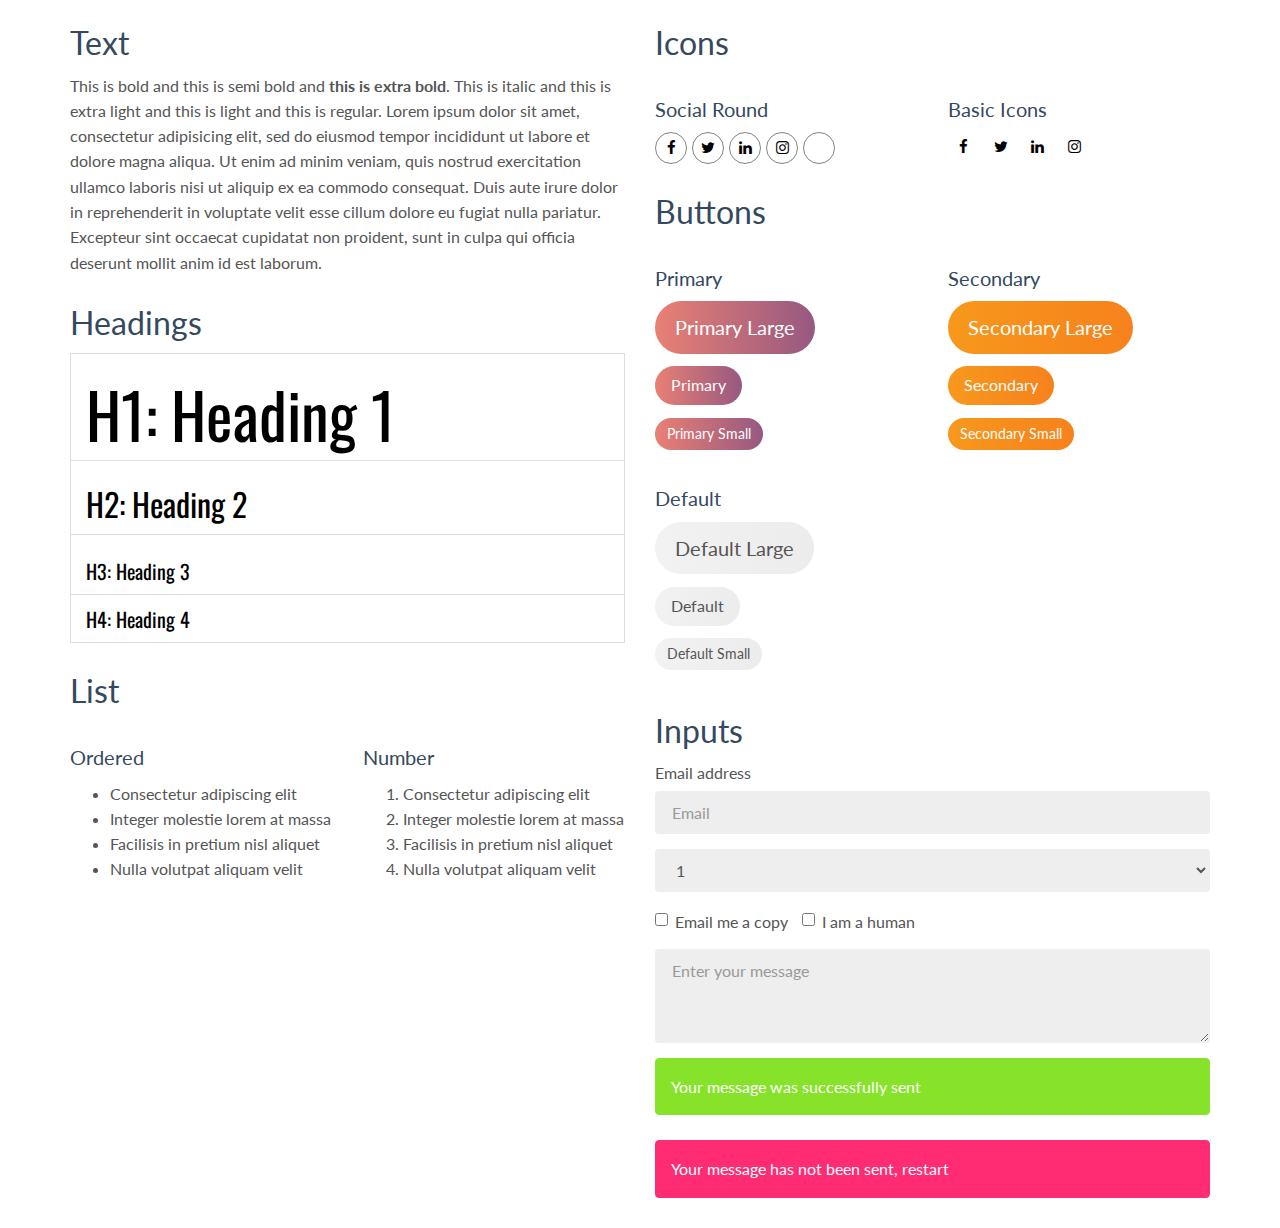
<file: components.html>
<!DOCTYPE html>
<html lang="en">

<head>
  <meta charset="UTF-8">
  <meta content="IE=edge" http-equiv="X-UA-Compatible">
  <meta content="width=device-width,initial-scale=1" name="viewport">
  <meta content="description" name="description">
  <meta name="google" content="notranslate" />
  <meta content="Mashup templates have been developped by Orson.io team" name="author">

  <!-- Disable tap highlight on IE -->
  <meta name="msapplication-tap-highlight" content="no">
  
  <link rel="apple-touch-icon" sizes="180x180" href="./assets/apple-icon-180x180.png">
  <link href="./assets/favicon.ico" rel="icon">

  <title>Title page</title>  

<link href="./main.d8e0d294.css" rel="stylesheet"></head>

<body class="white">


<!-- Add your site or app content here -->
  <div class="container">
    <div class="row">
      <div class="col-xs-12 col-md-6">

        <div class="template-example">
          <h2 class="template-title-example">Text</h2>
          <p>This is bold and this is semi bold and <b>this is extra bold</b>. This is italic and this is extra light and this is light
          and this is regular. Lorem ipsum dolor sit amet, consectetur adipisicing elit, sed do eiusmod
          tempor incididunt ut labore et dolore magna aliqua. Ut enim ad minim veniam,
          quis nostrud exercitation ullamco laboris nisi ut aliquip ex ea commodo
          consequat. Duis aute irure dolor in reprehenderit in voluptate velit esse
          cillum dolore eu fugiat nulla pariatur. Excepteur sint occaecat cupidatat non
          proident, sunt in culpa qui officia deserunt mollit anim id est laborum.
          </p>
        </div>

        <div class="template-example">
          <h2 class="template-title-example">Headings</h2>
          
          <table class="table table-bordered">
            <tr><td><h1>H1: Heading 1</h1></td></tr>
            <tr><td><h2>H2: Heading 2</h2></td></tr>
            <tr><td><h3>H3: Heading 3</h3></td></tr>
            <tr><td><h4>H4: Heading 4</h4></td></tr>
          </table>
          
        </div>

        
        <div class="template-example">
          <h2 class="template-title-example">List</h2>
          <div class="row">
            <div class="col-md-6">
              <h3 class="template-title-example">Ordered</h3>
              <ul>
                <li>Consectetur adipiscing elit</li>
                <li>Integer molestie lorem at massa</li>
                <li>Facilisis in pretium nisl aliquet</li>
                <li>Nulla volutpat aliquam velit</li>
              </ul>
            </div>
            <div class="col-md-6">
              <h3 class="template-title-example">Number</h3>
              <ol>
                <li>Consectetur adipiscing elit</li>
                <li>Integer molestie lorem at massa</li>
                <li>Facilisis in pretium nisl aliquet</li>
                <li>Nulla volutpat aliquam velit</li>
              </ol>
            </div>
          </div>
        </div>
        
      </div>

      <div class="col-xs-12 col-md-6">
        <div class="template-example">
          <h2 class="template-title-example">Icons</h2>
          
          <div class="row">
            <div class="col-md-6">
              <h3 class="template-title-example">Social Round</h2>
              <ul class="list-icons">
                <li>
                  <a href="" class="social-round-icon fa-icon">
                    <i class="fa fa-facebook"></i>
                  </a>
                </li>
                <li>
                  <a href="" class="social-round-icon fa-icon">
                    <i class="fa fa-twitter"></i>
                  </a>
                </li>
                <li>
                  <a href="" class="social-round-icon fa-icon">
                    <i class="fa fa-linkedin"></i>
                  </a>
                </li>
                <li>
                  <a href="" class="social-round-icon fa-icon">
                    <i class="fa fa-instagram"></i>
                  </a>
                </li>
                <li>
                  <a href="" class="social-round-icon fa-icon">
                    <i class="fa fa-gmail"></i>
                  </a>
                </li>
              </ul>
            </div>
            <div class="col-md-6">
               <h3 class="template-title-example">Basic Icons</h2>
                <ul class="list-icons">
                  <li>
                    <span class="fa-icon">
                      <i class="fa fa-facebook"></i>
                    </span>
                  </li>
                  <li>
                    <span class="fa-icon">
                      <i class="fa fa-twitter"></i>
                    </span>
                  </li>
                  <li>
                    <span class="fa-icon">
                      <i class="fa fa-linkedin"></i>
                    </span>
                  </li>
                  <li>
                    <span class="fa-icon">
                      <i class="fa fa-instagram"></i>
                    </span>
                  </li>
                  <li>
                    <span class="fa-icon">
                      <i class="fa fa-gmail"></i>
                    </span>
                  </li>
                </ul>
            </div>

          </div>


          


        </div>

        <div class="template-example">
          <h2 class="template-title-example">Buttons</h2>
          <div class="row">
            <div class="col-md-6">
              <h3 class="template-title-example">Primary</h2>
              <div class="row">
                  <div class="col-md-6">
                  <p><a href="" class="btn btn-primary btn-lg">Primary Large</a></p>
                  <p><a href="" class="btn btn-primary">Primary </a></p>
                  <p><a href="" class="btn btn-primary btn-sm">Primary Small</a></p>
                </div>
              </div>

              <h3 class="template-title-example">Default</h2>
              <div class="row">
                  <div class="col-md-6">
                  <p><a href="" class="btn btn-default btn-lg">Default Large</a></p>
                  <p><a href="" class="btn btn-default">Default </a></p>
                  <p><a href="" class="btn btn-default btn-sm">Default Small</a></p>
                </div>
              </div>

            </div>

            <div class="col-md-6">
              <h3 class="template-title-example">Secondary</h2>
              <div class="row">
                  <div class="col-md-6">
                  <p><a href="" class="btn btn-info btn-lg">Secondary Large</a></p>
                  <p><a href="" class="btn btn-info">Secondary </a></p>
                  <p><a href="" class="btn btn-info btn-sm">Secondary Small</a></p>
                </div>
              </div>
            </div>
          </div>
        </div>
        
        <div class="template-example">
          <h2 class="template-title-example">Inputs</h2>

            <div class="form-group">
              <label for="exampleInputEmail1">Email address</label>
              <input type="email" class="form-control" id="exampleInputEmail1" placeholder="Email">
            </div>

            <div class="form-group">
              <select class="form-control">
                <option>1</option>
                <option>2</option>
                <option>3</option>
                <option>4</option>
                <option>5</option>
              </select>
            </div>

            <div class="form-group">
              <label class="checkbox-inline">
                <input 
                type="checkbox" id="inlineCheckbox1" value="option1"> Email me a copy
              </label>
              <label class="checkbox-inline">
                <input type="checkbox" id="inlineCheckbox2" value="option2"> I am a human
              </label>
            </div>

            <div class="form-group">
              <textarea class="form-control" rows="3" placeholder="Enter your message"></textarea>
            </div>
            
            <div class="alert alert-success" role="alert">Your message was successfully sent</div>
            <div class="alert alert-danger" role="alert">Your message has not been sent, restart</div>
        </div>




      </div>
    </div>
  </div>

<script type="text/javascript" src="./main.bc58148c.js"></script>
</file>
<file: main.d8e0d294.css>
@import url(https://fonts.googleapis.com/css?family=Lato:400,700|Oswald);@import url(https://maxcdn.bootstrapcdn.com/font-awesome/4.7.0/css/font-awesome.min.css);/*!
 * Bootstrap v3.3.7 (http://getbootstrap.com)
 * Copyright 2011-2016 Twitter, Inc.
 * Licensed under MIT (https://github.com/twbs/bootstrap/blob/master/LICENSE)
 */
/*! normalize.css v3.0.3 | MIT License | github.com/necolas/normalize.css */html{font-family:sans-serif;-ms-text-size-adjust:100%;-webkit-text-size-adjust:100%}body{margin:0}article,aside,details,figcaption,figure,footer,header,hgroup,main,menu,nav,section,summary{display:block}audio,canvas,progress,video{display:inline-block;vertical-align:baseline}audio:not([controls]){display:none;height:0}[hidden],template{display:none}a{background-color:transparent}a:active,a:hover{outline:0}abbr[title]{border-bottom:1px dotted}b,strong{font-weight:700}dfn{font-style:italic}h1{font-size:2em;margin:.67em 0}mark{background:#ff0;color:#000}small{font-size:80%}sub,sup{font-size:75%;line-height:0;position:relative;vertical-align:baseline}sup{top:-.5em}sub{bottom:-.25em}img{border:0}svg:not(:root){overflow:hidden}figure{margin:1em 40px}hr{box-sizing:content-box;height:0}pre{overflow:auto}code,kbd,pre,samp{font-family:monospace,monospace;font-size:1em}button,input,optgroup,select,textarea{color:inherit;font:inherit;margin:0}button{overflow:visible}button,select{text-transform:none}button,html input[type=button],input[type=reset],input[type=submit]{-webkit-appearance:button;cursor:pointer}button[disabled],html input[disabled]{cursor:default}button::-moz-focus-inner,input::-moz-focus-inner{border:0;padding:0}input{line-height:normal}input[type=checkbox],input[type=radio]{box-sizing:border-box;padding:0}input[type=number]::-webkit-inner-spin-button,input[type=number]::-webkit-outer-spin-button{height:auto}input[type=search]{-webkit-appearance:textfield;box-sizing:content-box}input[type=search]::-webkit-search-cancel-button,input[type=search]::-webkit-search-decoration{-webkit-appearance:none}fieldset{border:1px solid silver;margin:0 2px;padding:.35em .625em .75em}textarea{overflow:auto}optgroup{font-weight:700}table{border-collapse:collapse;border-spacing:0}td,th{padding:0}

/*! Source: https://github.com/h5bp/html5-boilerplate/blob/master/src/css/main.css */@media print{*,:after,:before{background:transparent!important;color:#000!important;box-shadow:none!important;text-shadow:none!important}a,a:visited{text-decoration:underline}a[href]:after{content:" (" attr(href) ")"}abbr[title]:after{content:" (" attr(title) ")"}a[href^="#"]:after,a[href^="javascript:"]:after{content:""}blockquote,pre{border:1px solid #999;page-break-inside:avoid}thead{display:table-header-group}img,tr{page-break-inside:avoid}img{max-width:100%!important}h2,h3,p{orphans:3;widows:3}h2,h3{page-break-after:avoid}.navbar{display:none}.btn>.caret,.dropup>.btn>.caret{border-top-color:#000!important}.label{border:1px solid #000}.table{border-collapse:collapse!important}.table td,.table th{background-color:rgb(0, 0, 0)!important}.table-bordered td,.table-bordered th{border:1px solid #ddd!important}}*,:after,:before{-webkit-box-sizing:border-box;-moz-box-sizing:border-box;box-sizing:border-box}html{font-size:10px;-webkit-tap-highlight-color:transparent}body{font-family:Lato,Helvetica,Arial,sans-serif;font-size:16px;line-height:1.58;color:#555;background-color:#fff}button,input,select,textarea{font-family:inherit;font-size:inherit;line-height:inherit}a{color:#6200ff;text-decoration:none}a:focus,a:hover{color:#b30043;text-decoration:underline}a:focus{outline:5px auto -webkit-focus-ring-color;outline-offset:-2px}figure{margin:0}img{vertical-align:middle}.img-responsive{display:block;max-width:100%;height:auto}.img-rounded{border-radius:6px}.img-thumbnail{padding:4px;line-height:1.58;background-color:#fff;border:1px solid #ddd;border-radius:4px;-webkit-transition:all .2s ease-in-out;-o-transition:all .2s ease-in-out;transition:all .2s ease-in-out;display:inline-block;max-width:100%;height:auto}.img-circle{border-radius:50%}hr{margin-top:25px;margin-bottom:25px;border:0;border-top:1px solid #eee}.sr-only{position:absolute;width:1px;height:1px;margin:-1px;padding:0;overflow:hidden;clip:rect(0,0,0,0);border:0}.sr-only-focusable:active,.sr-only-focusable:focus{position:static;width:auto;height:auto;margin:0;overflow:visible;clip:auto}[role=button]{cursor:pointer}.h1,.h2,.h3,.h4,.h5,.h6,h1,h2,h3,h4,h5,h6{font-family:Oswald,Helvetica,Arial,sans-serif;font-weight:400;line-height:1.1;color:#000}.h1 .small,.h1 small,.h2 .small,.h2 small,.h3 .small,.h3 small,.h4 .small,.h4 small,.h5 .small,.h5 small,.h6 .small,.h6 small,h1 .small,h1 small,h2 .small,h2 small,h3 .small,h3 small,h4 .small,h4 small,h5 .small,h5 small,h6 .small,h6 small{font-weight:400;line-height:1;color:#777}.h1,.h2,.h3,h1,h2,h3{margin-top:25px;margin-bottom:12.5px}.h1 .small,.h1 small,.h2 .small,.h2 small,.h3 .small,.h3 small,h1 .small,h1 small,h2 .small,h2 small,h3 .small,h3 small{font-size:65%}.h4,.h5,.h6,h4,h5,h6{margin-top:12.5px;margin-bottom:12.5px}.h4 .small,.h4 small,.h5 .small,.h5 small,.h6 .small,.h6 small,h4 .small,h4 small,h5 .small,h5 small,h6 .small,h6 small{font-size:75%}.h1,h1{font-size:63px}.h2,h2{font-size:27px}.h3,.h4,h3,h4{font-size:20px}.h5,h5{font-size:18px}.h6,h6{font-size:14px}p{margin:0 0 12.5px}.lead{margin-bottom:25px;font-size:18px;font-weight:300;line-height:1.4}@media (min-width:768px){.lead{font-size:24px}}.small,small{font-size:87%}.mark,mark{background-color:#fcf8e3;padding:.2em}.text-left{text-align:left}.text-right{text-align:right}.text-center{text-align:center}.text-justify{text-align:justify}.text-nowrap{white-space:nowrap}.text-lowercase{text-transform:lowercase}.initialism,.text-uppercase{text-transform:uppercase}.text-capitalize{text-transform:capitalize}.text-muted{color:#777}.text-primary{color:#44318d}a.text-primary:focus,a.text-primary:hover{color:#6200ff}.text-success{color:#fff}a.text-success:focus,a.text-success:hover{color:#e6e6e6}.text-info{color:#31708f}a.text-info:focus,a.text-info:hover{color:#245269}.text-warning{color:#8a6d3b}a.text-warning:focus,a.text-warning:hover{color:#66512c}.text-danger{color:#fff}a.text-danger:focus,a.text-danger:hover{color:#e6e6e6}.bg-primary{color:#fff;background-color:#44318d}a.bg-primary:focus,a.bg-primary:hover{background-color:#6200ff}.bg-success{background-color:#87e329}a.bg-success:focus,a.bg-success:hover{background-color:#6dc019}.bg-info{background-color:#d9edf7}a.bg-info:focus,a.bg-info:hover{background-color:#afd9ee}.bg-warning{background-color:#fcf8e3}a.bg-warning:focus,a.bg-warning:hover{background-color:#f7ecb5}.bg-danger{background-color:#ff2c74}a.bg-danger:focus,a.bg-danger:hover{background-color:#9d00f8}.page-header{padding-bottom:11.5px;margin:50px 0 25px;border-bottom:1px solid #eee}ol,ul{margin-top:0;margin-bottom:12.5px}ol ol,ol ul,ul ol,ul ul{margin-bottom:0}.list-inline,.list-unstyled{padding-left:0;list-style:none}.list-inline{margin-left:-5px}.list-inline>li{display:inline-block;padding-left:5px;padding-right:5px}dl{margin-top:0;margin-bottom:25px}dd,dt{line-height:1.58}dt{font-weight:700}dd{margin-left:0}.dl-horizontal dd:after,.dl-horizontal dd:before{content:" ";display:table}.dl-horizontal dd:after{clear:both}@media (min-width:768px){.dl-horizontal dt{float:left;width:160px;clear:left;text-align:right;overflow:hidden;text-overflow:ellipsis;white-space:nowrap}.dl-horizontal dd{margin-left:180px}}abbr[data-original-title],abbr[title]{cursor:help;border-bottom:1px dotted #777}.initialism{font-size:90%}blockquote{padding:12.5px 25px;margin:0 0 25px;font-size:20px;border-left:5px solid #eee}blockquote ol:last-child,blockquote p:last-child,blockquote ul:last-child{margin-bottom:0}blockquote .small,blockquote footer,blockquote small{display:block;font-size:80%;line-height:1.58;color:#777}blockquote .small:before,blockquote footer:before,blockquote small:before{content:"\2014   \A0"}.blockquote-reverse,blockquote.pull-right{padding-right:15px;padding-left:0;border-right:5px solid #eee;border-left:0;text-align:right}.blockquote-reverse .small:before,.blockquote-reverse footer:before,.blockquote-reverse small:before,blockquote.pull-right .small:before,blockquote.pull-right footer:before,blockquote.pull-right small:before{content:""}.blockquote-reverse .small:after,.blockquote-reverse footer:after,.blockquote-reverse small:after,blockquote.pull-right .small:after,blockquote.pull-right footer:after,blockquote.pull-right small:after{content:"\A0   \2014"}address{margin-bottom:25px;font-style:normal;line-height:1.58}code,kbd,pre,samp{font-family:Menlo,Monaco,Consolas,Courier New,monospace}code{color:#c7254e;background-color:#f9f2f4;border-radius:4px}code,kbd{padding:2px 4px;font-size:90%}kbd{color:#fff;background-color:#333;border-radius:3px;box-shadow:inset 0 -1px 0 rgba(0,0,0,.25)}kbd kbd{padding:0;font-size:100%;font-weight:700;box-shadow:none}pre{display:block;padding:12px;margin:0 0 12.5px;font-size:15px;line-height:1.58;word-break:break-all;word-wrap:break-word;color:#333;background-color:#f5f5f5;border:1px solid #ccc;border-radius:4px}pre code{padding:0;font-size:inherit;color:inherit;white-space:pre-wrap;background-color:transparent;border-radius:0}.pre-scrollable{max-height:340px;overflow-y:scroll}.container{margin-right:auto;margin-left:auto;padding-left:15px;padding-right:15px}.container:after,.container:before{content:" ";display:table}.container:after{clear:both}@media (min-width:768px){.container{width:750px}}@media (min-width:992px){.container{width:970px}}@media (min-width:1200px){.container{width:1170px}}.container-fluid{margin-right:auto;margin-left:auto;padding-left:15px;padding-right:15px}.container-fluid:after,.container-fluid:before{content:" ";display:table}.container-fluid:after{clear:both}.row{margin-left:-15px;margin-right:-15px}.row:after,.row:before{content:" ";display:table}.row:after{clear:both}.col-lg-1,.col-lg-2,.col-lg-3,.col-lg-4,.col-lg-5,.col-lg-6,.col-lg-7,.col-lg-8,.col-lg-9,.col-lg-10,.col-lg-11,.col-lg-12,.col-md-1,.col-md-2,.col-md-3,.col-md-4,.col-md-5,.col-md-6,.col-md-7,.col-md-8,.col-md-9,.col-md-10,.col-md-11,.col-md-12,.col-sm-1,.col-sm-2,.col-sm-3,.col-sm-4,.col-sm-5,.col-sm-6,.col-sm-7,.col-sm-8,.col-sm-9,.col-sm-10,.col-sm-11,.col-sm-12,.col-xs-1,.col-xs-2,.col-xs-3,.col-xs-4,.col-xs-5,.col-xs-6,.col-xs-7,.col-xs-8,.col-xs-9,.col-xs-10,.col-xs-11,.col-xs-12{position:relative;min-height:1px;padding-left:15px;padding-right:15px}.col-xs-1,.col-xs-2,.col-xs-3,.col-xs-4,.col-xs-5,.col-xs-6,.col-xs-7,.col-xs-8,.col-xs-9,.col-xs-10,.col-xs-11,.col-xs-12{float:left}.col-xs-1{width:8.33333%}.col-xs-2{width:16.66667%}.col-xs-3{width:25%}.col-xs-4{width:33.33333%}.col-xs-5{width:41.66667%}.col-xs-6{width:50%}.col-xs-7{width:58.33333%}.col-xs-8{width:66.66667%}.col-xs-9{width:75%}.col-xs-10{width:83.33333%}.col-xs-11{width:91.66667%}.col-xs-12{width:100%}.col-xs-pull-0{right:auto}.col-xs-pull-1{right:8.33333%}.col-xs-pull-2{right:16.66667%}.col-xs-pull-3{right:25%}.col-xs-pull-4{right:33.33333%}.col-xs-pull-5{right:41.66667%}.col-xs-pull-6{right:50%}.col-xs-pull-7{right:58.33333%}.col-xs-pull-8{right:66.66667%}.col-xs-pull-9{right:75%}.col-xs-pull-10{right:83.33333%}.col-xs-pull-11{right:91.66667%}.col-xs-pull-12{right:100%}.col-xs-push-0{left:auto}.col-xs-push-1{left:8.33333%}.col-xs-push-2{left:16.66667%}.col-xs-push-3{left:25%}.col-xs-push-4{left:33.33333%}.col-xs-push-5{left:41.66667%}.col-xs-push-6{left:50%}.col-xs-push-7{left:58.33333%}.col-xs-push-8{left:66.66667%}.col-xs-push-9{left:75%}.col-xs-push-10{left:83.33333%}.col-xs-push-11{left:91.66667%}.col-xs-push-12{left:100%}.col-xs-offset-0{margin-left:0}.col-xs-offset-1{margin-left:8.33333%}.col-xs-offset-2{margin-left:16.66667%}.col-xs-offset-3{margin-left:25%}.col-xs-offset-4{margin-left:33.33333%}.col-xs-offset-5{margin-left:41.66667%}.col-xs-offset-6{margin-left:50%}.col-xs-offset-7{margin-left:58.33333%}.col-xs-offset-8{margin-left:66.66667%}.col-xs-offset-9{margin-left:75%}.col-xs-offset-10{margin-left:83.33333%}.col-xs-offset-11{margin-left:91.66667%}.col-xs-offset-12{margin-left:100%}@media (min-width:768px){.col-sm-1,.col-sm-2,.col-sm-3,.col-sm-4,.col-sm-5,.col-sm-6,.col-sm-7,.col-sm-8,.col-sm-9,.col-sm-10,.col-sm-11,.col-sm-12{float:left}.col-sm-1{width:8.33333%}.col-sm-2{width:16.66667%}.col-sm-3{width:25%}.col-sm-4{width:33.33333%}.col-sm-5{width:41.66667%}.col-sm-6{width:50%}.col-sm-7{width:58.33333%}.col-sm-8{width:66.66667%}.col-sm-9{width:75%}.col-sm-10{width:83.33333%}.col-sm-11{width:91.66667%}.col-sm-12{width:100%}.col-sm-pull-0{right:auto}.col-sm-pull-1{right:8.33333%}.col-sm-pull-2{right:16.66667%}.col-sm-pull-3{right:25%}.col-sm-pull-4{right:33.33333%}.col-sm-pull-5{right:41.66667%}.col-sm-pull-6{right:50%}.col-sm-pull-7{right:58.33333%}.col-sm-pull-8{right:66.66667%}.col-sm-pull-9{right:75%}.col-sm-pull-10{right:83.33333%}.col-sm-pull-11{right:91.66667%}.col-sm-pull-12{right:100%}.col-sm-push-0{left:auto}.col-sm-push-1{left:8.33333%}.col-sm-push-2{left:16.66667%}.col-sm-push-3{left:25%}.col-sm-push-4{left:33.33333%}.col-sm-push-5{left:41.66667%}.col-sm-push-6{left:50%}.col-sm-push-7{left:58.33333%}.col-sm-push-8{left:66.66667%}.col-sm-push-9{left:75%}.col-sm-push-10{left:83.33333%}.col-sm-push-11{left:91.66667%}.col-sm-push-12{left:100%}.col-sm-offset-0{margin-left:0}.col-sm-offset-1{margin-left:8.33333%}.col-sm-offset-2{margin-left:16.66667%}.col-sm-offset-3{margin-left:25%}.col-sm-offset-4{margin-left:33.33333%}.col-sm-offset-5{margin-left:41.66667%}.col-sm-offset-6{margin-left:50%}.col-sm-offset-7{margin-left:58.33333%}.col-sm-offset-8{margin-left:66.66667%}.col-sm-offset-9{margin-left:75%}.col-sm-offset-10{margin-left:83.33333%}.col-sm-offset-11{margin-left:91.66667%}.col-sm-offset-12{margin-left:100%}}@media (min-width:992px){.col-md-1,.col-md-2,.col-md-3,.col-md-4,.col-md-5,.col-md-6,.col-md-7,.col-md-8,.col-md-9,.col-md-10,.col-md-11,.col-md-12{float:left}.col-md-1{width:8.33333%}.col-md-2{width:16.66667%}.col-md-3{width:25%}.col-md-4{width:33.33333%}.col-md-5{width:41.66667%}.col-md-6{width:50%}.col-md-7{width:58.33333%}.col-md-8{width:66.66667%}.col-md-9{width:75%}.col-md-10{width:83.33333%}.col-md-11{width:91.66667%}.col-md-12{width:100%}.col-md-pull-0{right:auto}.col-md-pull-1{right:8.33333%}.col-md-pull-2{right:16.66667%}.col-md-pull-3{right:25%}.col-md-pull-4{right:33.33333%}.col-md-pull-5{right:41.66667%}.col-md-pull-6{right:50%}.col-md-pull-7{right:58.33333%}.col-md-pull-8{right:66.66667%}.col-md-pull-9{right:75%}.col-md-pull-10{right:83.33333%}.col-md-pull-11{right:91.66667%}.col-md-pull-12{right:100%}.col-md-push-0{left:auto}.col-md-push-1{left:8.33333%}.col-md-push-2{left:16.66667%}.col-md-push-3{left:25%}.col-md-push-4{left:33.33333%}.col-md-push-5{left:41.66667%}.col-md-push-6{left:50%}.col-md-push-7{left:58.33333%}.col-md-push-8{left:66.66667%}.col-md-push-9{left:75%}.col-md-push-10{left:83.33333%}.col-md-push-11{left:91.66667%}.col-md-push-12{left:100%}.col-md-offset-0{margin-left:0}.col-md-offset-1{margin-left:8.33333%}.col-md-offset-2{margin-left:16.66667%}.col-md-offset-3{margin-left:25%}.col-md-offset-4{margin-left:33.33333%}.col-md-offset-5{margin-left:41.66667%}.col-md-offset-6{margin-left:50%}.col-md-offset-7{margin-left:58.33333%}.col-md-offset-8{margin-left:66.66667%}.col-md-offset-9{margin-left:75%}.col-md-offset-10{margin-left:83.33333%}.col-md-offset-11{margin-left:91.66667%}.col-md-offset-12{margin-left:100%}}@media (min-width:1200px){.col-lg-1,.col-lg-2,.col-lg-3,.col-lg-4,.col-lg-5,.col-lg-6,.col-lg-7,.col-lg-8,.col-lg-9,.col-lg-10,.col-lg-11,.col-lg-12{float:left}.col-lg-1{width:8.33333%}.col-lg-2{width:16.66667%}.col-lg-3{width:25%}.col-lg-4{width:33.33333%}.col-lg-5{width:41.66667%}.col-lg-6{width:50%}.col-lg-7{width:58.33333%}.col-lg-8{width:66.66667%}.col-lg-9{width:75%}.col-lg-10{width:83.33333%}.col-lg-11{width:91.66667%}.col-lg-12{width:100%}.col-lg-pull-0{right:auto}.col-lg-pull-1{right:8.33333%}.col-lg-pull-2{right:16.66667%}.col-lg-pull-3{right:25%}.col-lg-pull-4{right:33.33333%}.col-lg-pull-5{right:41.66667%}.col-lg-pull-6{right:50%}.col-lg-pull-7{right:58.33333%}.col-lg-pull-8{right:66.66667%}.col-lg-pull-9{right:75%}.col-lg-pull-10{right:83.33333%}.col-lg-pull-11{right:91.66667%}.col-lg-pull-12{right:100%}.col-lg-push-0{left:auto}.col-lg-push-1{left:8.33333%}.col-lg-push-2{left:16.66667%}.col-lg-push-3{left:25%}.col-lg-push-4{left:33.33333%}.col-lg-push-5{left:41.66667%}.col-lg-push-6{left:50%}.col-lg-push-7{left:58.33333%}.col-lg-push-8{left:66.66667%}.col-lg-push-9{left:75%}.col-lg-push-10{left:83.33333%}.col-lg-push-11{left:91.66667%}.col-lg-push-12{left:100%}.col-lg-offset-0{margin-left:0}.col-lg-offset-1{margin-left:8.33333%}.col-lg-offset-2{margin-left:16.66667%}.col-lg-offset-3{margin-left:25%}.col-lg-offset-4{margin-left:33.33333%}.col-lg-offset-5{margin-left:41.66667%}.col-lg-offset-6{margin-left:50%}.col-lg-offset-7{margin-left:58.33333%}.col-lg-offset-8{margin-left:66.66667%}.col-lg-offset-9{margin-left:75%}.col-lg-offset-10{margin-left:83.33333%}.col-lg-offset-11{margin-left:91.66667%}.col-lg-offset-12{margin-left:100%}}table{background-color:transparent}caption{padding-top:8px;padding-bottom:8px;color:#777}caption,th{text-align:left}.table{width:100%;max-width:100%;margin-bottom:25px}.table>tbody>tr>td,.table>tbody>tr>th,.table>tfoot>tr>td,.table>tfoot>tr>th,.table>thead>tr>td,.table>thead>tr>th{padding:8px;line-height:1.58;vertical-align:top;border-top:1px solid #ddd}.table>thead>tr>th{vertical-align:bottom;border-bottom:2px solid #ddd}.table>caption+thead>tr:first-child>td,.table>caption+thead>tr:first-child>th,.table>colgroup+thead>tr:first-child>td,.table>colgroup+thead>tr:first-child>th,.table>thead:first-child>tr:first-child>td,.table>thead:first-child>tr:first-child>th{border-top:0}.table>tbody+tbody{border-top:2px solid #ddd}.table .table{background-color:#fff}.table-condensed>tbody>tr>td,.table-condensed>tbody>tr>th,.table-condensed>tfoot>tr>td,.table-condensed>tfoot>tr>th,.table-condensed>thead>tr>td,.table-condensed>thead>tr>th{padding:5px}.table-bordered,.table-bordered>tbody>tr>td,.table-bordered>tbody>tr>th,.table-bordered>tfoot>tr>td,.table-bordered>tfoot>tr>th,.table-bordered>thead>tr>td,.table-bordered>thead>tr>th{border:1px solid #ddd}.table-bordered>thead>tr>td,.table-bordered>thead>tr>th{border-bottom-width:2px}.table-striped>tbody>tr:nth-of-type(odd){background-color:#f9f9f9}.table-hover>tbody>tr:hover{background-color:#f5f5f5}table col[class*=col-]{position:static;float:none;display:table-column}table td[class*=col-],table th[class*=col-]{position:static;float:none;display:table-cell}.table>tbody>tr.active>td,.table>tbody>tr.active>th,.table>tbody>tr>td.active,.table>tbody>tr>th.active,.table>tfoot>tr.active>td,.table>tfoot>tr.active>th,.table>tfoot>tr>td.active,.table>tfoot>tr>th.active,.table>thead>tr.active>td,.table>thead>tr.active>th,.table>thead>tr>td.active,.table>thead>tr>th.active{background-color:#f5f5f5}.table-hover>tbody>tr.active:hover>td,.table-hover>tbody>tr.active:hover>th,.table-hover>tbody>tr:hover>.active,.table-hover>tbody>tr>td.active:hover,.table-hover>tbody>tr>th.active:hover{background-color:#e8e8e8}.table>tbody>tr.success>td,.table>tbody>tr.success>th,.table>tbody>tr>td.success,.table>tbody>tr>th.success,.table>tfoot>tr.success>td,.table>tfoot>tr.success>th,.table>tfoot>tr>td.success,.table>tfoot>tr>th.success,.table>thead>tr.success>td,.table>thead>tr.success>th,.table>thead>tr>td.success,.table>thead>tr>th.success{background-color:#87e329}.table-hover>tbody>tr.success:hover>td,.table-hover>tbody>tr.success:hover>th,.table-hover>tbody>tr:hover>.success,.table-hover>tbody>tr>td.success:hover,.table-hover>tbody>tr>th.success:hover{background-color:#7ad61c}.table>tbody>tr.info>td,.table>tbody>tr.info>th,.table>tbody>tr>td.info,.table>tbody>tr>th.info,.table>tfoot>tr.info>td,.table>tfoot>tr.info>th,.table>tfoot>tr>td.info,.table>tfoot>tr>th.info,.table>thead>tr.info>td,.table>thead>tr.info>th,.table>thead>tr>td.info,.table>thead>tr>th.info{background-color:#d9edf7}.table-hover>tbody>tr.info:hover>td,.table-hover>tbody>tr.info:hover>th,.table-hover>tbody>tr:hover>.info,.table-hover>tbody>tr>td.info:hover,.table-hover>tbody>tr>th.info:hover{background-color:#c4e3f3}.table>tbody>tr.warning>td,.table>tbody>tr.warning>th,.table>tbody>tr>td.warning,.table>tbody>tr>th.warning,.table>tfoot>tr.warning>td,.table>tfoot>tr.warning>th,.table>tfoot>tr>td.warning,.table>tfoot>tr>th.warning,.table>thead>tr.warning>td,.table>thead>tr.warning>th,.table>thead>tr>td.warning,.table>thead>tr>th.warning{background-color:#fcf8e3}.table-hover>tbody>tr.warning:hover>td,.table-hover>tbody>tr.warning:hover>th,.table-hover>tbody>tr:hover>.warning,.table-hover>tbody>tr>td.warning:hover,.table-hover>tbody>tr>th.warning:hover{background-color:#faf2cc}.table>tbody>tr.danger>td,.table>tbody>tr.danger>th,.table>tbody>tr>td.danger,.table>tbody>tr>th.danger,.table>tfoot>tr.danger>td,.table>tfoot>tr.danger>th,.table>tfoot>tr>td.danger,.table>tfoot>tr>th.danger,.table>thead>tr.danger>td,.table>thead>tr.danger>th,.table>thead>tr>td.danger,.table>thead>tr>th.danger{background-color:#ff2c74}.table-hover>tbody>tr.danger:hover>td,.table-hover>tbody>tr.danger:hover>th,.table-hover>tbody>tr:hover>.danger,.table-hover>tbody>tr>td.danger:hover,.table-hover>tbody>tr>th.danger:hover{background-color:#ff1363}.table-responsive{overflow-x:auto;min-height:.01%}@media screen and (max-width:767px){.table-responsive{width:100%;margin-bottom:18.75px;overflow-y:hidden;-ms-overflow-style:-ms-autohiding-scrollbar;border:1px solid #ddd}.table-responsive>.table{margin-bottom:0}.table-responsive>.table>tbody>tr>td,.table-responsive>.table>tbody>tr>th,.table-responsive>.table>tfoot>tr>td,.table-responsive>.table>tfoot>tr>th,.table-responsive>.table>thead>tr>td,.table-responsive>.table>thead>tr>th{white-space:nowrap}.table-responsive>.table-bordered{border:0}.table-responsive>.table-bordered>tbody>tr>td:first-child,.table-responsive>.table-bordered>tbody>tr>th:first-child,.table-responsive>.table-bordered>tfoot>tr>td:first-child,.table-responsive>.table-bordered>tfoot>tr>th:first-child,.table-responsive>.table-bordered>thead>tr>td:first-child,.table-responsive>.table-bordered>thead>tr>th:first-child{border-left:0}.table-responsive>.table-bordered>tbody>tr>td:last-child,.table-responsive>.table-bordered>tbody>tr>th:last-child,.table-responsive>.table-bordered>tfoot>tr>td:last-child,.table-responsive>.table-bordered>tfoot>tr>th:last-child,.table-responsive>.table-bordered>thead>tr>td:last-child,.table-responsive>.table-bordered>thead>tr>th:last-child{border-right:0}.table-responsive>.table-bordered>tbody>tr:last-child>td,.table-responsive>.table-bordered>tbody>tr:last-child>th,.table-responsive>.table-bordered>tfoot>tr:last-child>td,.table-responsive>.table-bordered>tfoot>tr:last-child>th{border-bottom:0}}fieldset{margin:0;min-width:0}fieldset,legend{padding:0;border:0}legend{display:block;width:100%;margin-bottom:25px;font-size:24px;line-height:inherit;color:#333;border-bottom:1px solid #e5e5e5}label{display:inline-block;max-width:100%;margin-bottom:5px;font-weight:700}input[type=search]{-webkit-box-sizing:border-box;-moz-box-sizing:border-box;box-sizing:border-box}input[type=checkbox],input[type=radio]{margin:4px 0 0;margin-top:1px\9;line-height:normal}input[type=file]{display:block}input[type=range]{display:block;width:100%}select[multiple],select[size]{height:auto}input[type=checkbox]:focus,input[type=file]:focus,input[type=radio]:focus{outline:5px auto -webkit-focus-ring-color;outline-offset:-2px}output{padding-top:9px}.form-control,output{display:block;font-size:16px;line-height:1.58;color:#555}.form-control{width:100%;height:43px;padding:8px 16px;background-color:#eee;background-image:none;border:1px solid transparent;border-radius:4px;-webkit-box-shadow:inset 0 1px 1px rgba(0,0,0,.075);box-shadow:inset 0 1px 1px rgba(0,0,0,.075);-webkit-transition:border-color .15s ease-in-out,box-shadow .15s ease-in-out;-o-transition:border-color ease-in-out .15s,box-shadow ease-in-out .15s;transition:border-color .15s ease-in-out,box-shadow .15s ease-in-out}.form-control:focus{border-color:#66afe9;-webkit-box-shadow:inset 0 1px 1px rgba(0,0,0,.075),0 0 8px rgba(102,175,233,.6);box-shadow:inset 0 1px 1px rgba(0,0,0,.075),0 0 8px rgba(102,175,233,.6)}.form-control::-moz-placeholder{color:#999;opacity:1}.form-control:-ms-input-placeholder{color:#999}.form-control::-webkit-input-placeholder{color:#999}.form-control::-ms-expand{border:0;background-color:transparent}.form-control[disabled],.form-control[readonly],fieldset[disabled] .form-control{background-color:#eee;opacity:1}.form-control[disabled],fieldset[disabled] .form-control{cursor:not-allowed}textarea.form-control{height:auto}input[type=search]{-webkit-appearance:none}@media screen and (-webkit-min-device-pixel-ratio:0){input[type=date].form-control,input[type=datetime-local].form-control,input[type=month].form-control,input[type=time].form-control{line-height:43px}.input-group-sm>.input-group-btn>input[type=date].btn,.input-group-sm>.input-group-btn>input[type=datetime-local].btn,.input-group-sm>.input-group-btn>input[type=month].btn,.input-group-sm>.input-group-btn>input[type=time].btn,.input-group-sm>input[type=date].form-control,.input-group-sm>input[type=date].input-group-addon,.input-group-sm>input[type=datetime-local].form-control,.input-group-sm>input[type=datetime-local].input-group-addon,.input-group-sm>input[type=month].form-control,.input-group-sm>input[type=month].input-group-addon,.input-group-sm>input[type=time].form-control,.input-group-sm>input[type=time].input-group-addon,.input-group-sm input[type=date],.input-group-sm input[type=datetime-local],.input-group-sm input[type=month],.input-group-sm input[type=time],input[type=date].input-sm,input[type=datetime-local].input-sm,input[type=month].input-sm,input[type=time].input-sm{line-height:35px}.input-group-lg>.input-group-btn>input[type=date].btn,.input-group-lg>.input-group-btn>input[type=datetime-local].btn,.input-group-lg>.input-group-btn>input[type=month].btn,.input-group-lg>.input-group-btn>input[type=time].btn,.input-group-lg>input[type=date].form-control,.input-group-lg>input[type=date].input-group-addon,.input-group-lg>input[type=datetime-local].form-control,.input-group-lg>input[type=datetime-local].input-group-addon,.input-group-lg>input[type=month].form-control,.input-group-lg>input[type=month].input-group-addon,.input-group-lg>input[type=time].form-control,.input-group-lg>input[type=time].input-group-addon,.input-group-lg input[type=date],.input-group-lg input[type=datetime-local],.input-group-lg input[type=month],.input-group-lg input[type=time],input[type=date].input-lg,input[type=datetime-local].input-lg,input[type=month].input-lg,input[type=time].input-lg{line-height:53px}}.form-group{margin-bottom:15px}.checkbox,.radio{position:relative;display:block;margin-top:10px;margin-bottom:10px}.checkbox label,.radio label{min-height:25px;padding-left:20px;margin-bottom:0;font-weight:400;cursor:pointer}.checkbox-inline input[type=checkbox],.checkbox input[type=checkbox],.radio-inline input[type=radio],.radio input[type=radio]{position:absolute;margin-left:-20px;margin-top:4px\9}.checkbox+.checkbox,.radio+.radio{margin-top:-5px}.checkbox-inline,.radio-inline{position:relative;display:inline-block;padding-left:20px;margin-bottom:0;vertical-align:middle;font-weight:400;cursor:pointer}.checkbox-inline+.checkbox-inline,.radio-inline+.radio-inline{margin-top:0;margin-left:10px}.checkbox-inline.disabled,.checkbox.disabled label,.radio-inline.disabled,.radio.disabled label,fieldset[disabled] .checkbox-inline,fieldset[disabled] .checkbox label,fieldset[disabled] .radio-inline,fieldset[disabled] .radio label,fieldset[disabled] input[type=checkbox],fieldset[disabled] input[type=radio],input[type=checkbox].disabled,input[type=checkbox][disabled],input[type=radio].disabled,input[type=radio][disabled]{cursor:not-allowed}.form-control-static{padding-top:9px;padding-bottom:9px;margin-bottom:0;min-height:41px}.form-control-static.input-lg,.form-control-static.input-sm,.input-group-lg>.form-control-static.form-control,.input-group-lg>.form-control-static.input-group-addon,.input-group-lg>.input-group-btn>.form-control-static.btn,.input-group-sm>.form-control-static.form-control,.input-group-sm>.form-control-static.input-group-addon,.input-group-sm>.input-group-btn>.form-control-static.btn{padding-left:0;padding-right:0}.input-group-sm>.form-control,.input-group-sm>.input-group-addon,.input-group-sm>.input-group-btn>.btn,.input-sm{height:35px;padding:6px 12px;font-size:14px;line-height:1.5;border-radius:3px}.input-group-sm>.input-group-btn>select.btn,.input-group-sm>select.form-control,.input-group-sm>select.input-group-addon,select.input-sm{height:35px;line-height:35px}.input-group-sm>.input-group-btn>select[multiple].btn,.input-group-sm>.input-group-btn>textarea.btn,.input-group-sm>select[multiple].form-control,.input-group-sm>select[multiple].input-group-addon,.input-group-sm>textarea.form-control,.input-group-sm>textarea.input-group-addon,select[multiple].input-sm,textarea.input-sm{height:auto}.form-group-sm .form-control{height:35px;padding:6px 12px;font-size:14px;line-height:1.5;border-radius:3px}.form-group-sm select.form-control{height:35px;line-height:35px}.form-group-sm select[multiple].form-control,.form-group-sm textarea.form-control{height:auto}.form-group-sm .form-control-static{height:35px;min-height:39px;padding:7px 12px;font-size:14px;line-height:1.5}.input-group-lg>.form-control,.input-group-lg>.input-group-addon,.input-group-lg>.input-group-btn>.btn,.input-lg{height:53px;padding:12px 20px;font-size:20px;line-height:1.33333;border-radius:6px}.input-group-lg>.input-group-btn>select.btn,.input-group-lg>select.form-control,.input-group-lg>select.input-group-addon,select.input-lg{height:53px;line-height:53px}.input-group-lg>.input-group-btn>select[multiple].btn,.input-group-lg>.input-group-btn>textarea.btn,.input-group-lg>select[multiple].form-control,.input-group-lg>select[multiple].input-group-addon,.input-group-lg>textarea.form-control,.input-group-lg>textarea.input-group-addon,select[multiple].input-lg,textarea.input-lg{height:auto}.form-group-lg .form-control{height:53px;padding:12px 20px;font-size:20px;line-height:1.33333;border-radius:6px}.form-group-lg select.form-control{height:53px;line-height:53px}.form-group-lg select[multiple].form-control,.form-group-lg textarea.form-control{height:auto}.form-group-lg .form-control-static{height:53px;min-height:45px;padding:13px 20px;font-size:20px;line-height:1.33333}.has-feedback{position:relative}.has-feedback .form-control{padding-right:53.75px}.form-control-feedback{position:absolute;top:0;right:0;z-index:2;display:block;width:43px;height:43px;line-height:43px;text-align:center;pointer-events:none}.form-group-lg .form-control+.form-control-feedback,.input-group-lg+.form-control-feedback,.input-group-lg>.form-control+.form-control-feedback,.input-group-lg>.input-group-addon+.form-control-feedback,.input-group-lg>.input-group-btn>.btn+.form-control-feedback,.input-lg+.form-control-feedback{width:53px;height:53px;line-height:53px}.form-group-sm .form-control+.form-control-feedback,.input-group-sm+.form-control-feedback,.input-group-sm>.form-control+.form-control-feedback,.input-group-sm>.input-group-addon+.form-control-feedback,.input-group-sm>.input-group-btn>.btn+.form-control-feedback,.input-sm+.form-control-feedback{width:35px;height:35px;line-height:35px}.has-success .checkbox,.has-success .checkbox-inline,.has-success.checkbox-inline label,.has-success.checkbox label,.has-success .control-label,.has-success .help-block,.has-success .radio,.has-success .radio-inline,.has-success.radio-inline label,.has-success.radio label{color:#fff}.has-success .form-control{border-color:#fff;-webkit-box-shadow:inset 0 1px 1px rgba(0,0,0,.075);box-shadow:inset 0 1px 1px rgba(0,0,0,.075)}.has-success .form-control:focus{border-color:#e6e6e6;-webkit-box-shadow:inset 0 1px 1px rgba(0,0,0,.075),0 0 6px #fff;box-shadow:inset 0 1px 1px rgba(0,0,0,.075),0 0 6px #fff}.has-success .input-group-addon{color:#fff;border-color:#fff;background-color:#87e329}.has-success .form-control-feedback{color:#fff}.has-warning .checkbox,.has-warning .checkbox-inline,.has-warning.checkbox-inline label,.has-warning.checkbox label,.has-warning .control-label,.has-warning .help-block,.has-warning .radio,.has-warning .radio-inline,.has-warning.radio-inline label,.has-warning.radio label{color:#8a6d3b}.has-warning .form-control{border-color:#8a6d3b;-webkit-box-shadow:inset 0 1px 1px rgba(0,0,0,.075);box-shadow:inset 0 1px 1px rgba(0,0,0,.075)}.has-warning .form-control:focus{border-color:#66512c;-webkit-box-shadow:inset 0 1px 1px rgba(0,0,0,.075),0 0 6px #c0a16b;box-shadow:inset 0 1px 1px rgba(0,0,0,.075),0 0 6px #c0a16b}.has-warning .input-group-addon{color:#8a6d3b;border-color:#8a6d3b;background-color:#fcf8e3}.has-warning .form-control-feedback{color:#8a6d3b}.has-error .checkbox,.has-error .checkbox-inline,.has-error.checkbox-inline label,.has-error.checkbox label,.has-error .control-label,.has-error .help-block,.has-error .radio,.has-error .radio-inline,.has-error.radio-inline label,.has-error.radio label{color:#fff}.has-error .form-control{border-color:#fff;-webkit-box-shadow:inset 0 1px 1px rgba(0,0,0,.075);box-shadow:inset 0 1px 1px rgba(0,0,0,.075)}.has-error .form-control:focus{border-color:#e6e6e6;-webkit-box-shadow:inset 0 1px 1px rgba(0,0,0,.075),0 0 6px #fff;box-shadow:inset 0 1px 1px rgba(0,0,0,.075),0 0 6px #fff}.has-error .input-group-addon{color:#fff;border-color:#fff;background-color:#ff2c74}.has-error .form-control-feedback{color:#fff}.has-feedback label~.form-control-feedback{top:30px}.has-feedback label.sr-only~.form-control-feedback{top:0}.help-block{display:block;margin-top:5px;margin-bottom:10px;color:#959595}@media (min-width:768px){.form-inline .form-group{display:inline-block;margin-bottom:0;vertical-align:middle}.form-inline .form-control{display:inline-block;width:auto;vertical-align:middle}.form-inline .form-control-static{display:inline-block}.form-inline .input-group{display:inline-table;vertical-align:middle}.form-inline .input-group .form-control,.form-inline .input-group .input-group-addon,.form-inline .input-group .input-group-btn{width:auto}.form-inline .input-group>.form-control{width:100%}.form-inline .control-label{margin-bottom:0;vertical-align:middle}.form-inline .checkbox,.form-inline .radio{display:inline-block;margin-top:0;margin-bottom:0;vertical-align:middle}.form-inline .checkbox label,.form-inline .radio label{padding-left:0}.form-inline .checkbox input[type=checkbox],.form-inline .radio input[type=radio]{position:relative;margin-left:0}.form-inline .has-feedback .form-control-feedback{top:0}}.form-horizontal .checkbox,.form-horizontal .checkbox-inline,.form-horizontal .radio,.form-horizontal .radio-inline{margin-top:0;margin-bottom:0;padding-top:9px}.form-horizontal .checkbox,.form-horizontal .radio{min-height:34px}.form-horizontal .form-group{margin-left:-15px;margin-right:-15px}.form-horizontal .form-group:after,.form-horizontal .form-group:before{content:" ";display:table}.form-horizontal .form-group:after{clear:both}@media (min-width:768px){.form-horizontal .control-label{text-align:right;margin-bottom:0;padding-top:9px}}.form-horizontal .has-feedback .form-control-feedback{right:15px}@media (min-width:768px){.form-horizontal .form-group-lg .control-label{padding-top:13px;font-size:20px}}@media (min-width:768px){.form-horizontal .form-group-sm .control-label{padding-top:7px;font-size:14px}}.btn{display:inline-block;margin-bottom:0;font-weight:400;text-align:center;vertical-align:middle;touch-action:manipulation;cursor:pointer;background-image:none;border:1px solid transparent;white-space:nowrap;padding:8px 16px;font-size:16px;line-height:1.58;border-radius:50px;-webkit-user-select:none;-moz-user-select:none;-ms-user-select:none;user-select:none}.btn.active.focus,.btn.active:focus,.btn.focus,.btn:active.focus,.btn:active:focus,.btn:focus{outline:5px auto -webkit-focus-ring-color;outline-offset:-2px}.btn.focus,.btn:focus,.btn:hover{color:#555;text-decoration:none}.btn.active,.btn:active{outline:0;background-image:none;-webkit-box-shadow:inset 0 3px 5px rgba(0,0,0,.125);box-shadow:inset 0 3px 5px rgba(0,0,0,.125)}.btn.disabled,.btn[disabled],fieldset[disabled] .btn{cursor:not-allowed;opacity:.65;filter:alpha(opacity=65);-webkit-box-shadow:none;box-shadow:none}a.btn.disabled,fieldset[disabled] a.btn{pointer-events:none}.btn-default{color:#555;background-color:#fff;border-color:#ccc}.btn-default.focus,.btn-default:focus{color:#555;background-color:#e6e6e6;border-color:#8c8c8c}.btn-default.active,.btn-default:active,.btn-default:hover,.open>.btn-default.dropdown-toggle{color:#555;background-color:#e6e6e6;border-color:#adadad}.btn-default.active.focus,.btn-default.active:focus,.btn-default.active:hover,.btn-default:active.focus,.btn-default:active:focus,.btn-default:active:hover,.open>.btn-default.dropdown-toggle.focus,.open>.btn-default.dropdown-toggle:focus,.open>.btn-default.dropdown-toggle:hover{color:#555;background-color:#d4d4d4;border-color:#8c8c8c}.btn-default.active,.btn-default:active,.open>.btn-default.dropdown-toggle{background-image:none}.btn-default.disabled.focus,.btn-default.disabled:focus,.btn-default.disabled:hover,.btn-default[disabled].focus,.btn-default[disabled]:focus,.btn-default[disabled]:hover,fieldset[disabled] .btn-default.focus,fieldset[disabled] .btn-default:focus,fieldset[disabled] .btn-default:hover{background-color:#fff;border-color:#ccc}.btn-default .badge{color:#fff;background-color:#555}.btn-primary{color:#fff;background-color:#44318d;border-color:#44318d}.btn-primary.focus,.btn-primary:focus{color:#fff;background-color:#cc004d;border-color:#800030}.btn-primary.active,.btn-primary:active,.btn-primary:hover,.open>.btn-primary.dropdown-toggle{color:#fff;background-color:#cc004d;border-color:#c20049}.btn-primary.active.focus,.btn-primary.active:focus,.btn-primary.active:hover,.btn-primary:active.focus,.btn-primary:active:focus,.btn-primary:active:hover,.open>.btn-primary.dropdown-toggle.focus,.open>.btn-primary.dropdown-toggle:focus,.open>.btn-primary.dropdown-toggle:hover{color:#fff;background-color:#a8003f;border-color:#800030}.btn-primary.active,.btn-primary:active,.open>.btn-primary.dropdown-toggle{background-image:none}.btn-primary.disabled.focus,.btn-primary.disabled:focus,.btn-primary.disabled:hover,.btn-primary[disabled].focus,.btn-primary[disabled]:focus,.btn-primary[disabled]:hover,fieldset[disabled] .btn-primary.focus,fieldset[disabled] .btn-primary:focus,fieldset[disabled] .btn-primary:hover{background-color:#44318d;border-color:#44318d}.btn-primary .badge{color:#44318d;background-color:#fff}.btn-success{color:#fff;background-color:#5cb85c;border-color:#5cb85c}.btn-success.focus,.btn-success:focus{color:#fff;background-color:#449d44;border-color:#2d672d}.btn-success.active,.btn-success:active,.btn-success:hover,.open>.btn-success.dropdown-toggle{color:#fff;background-color:#449d44;border-color:#419641}.btn-success.active.focus,.btn-success.active:focus,.btn-success.active:hover,.btn-success:active.focus,.btn-success:active:focus,.btn-success:active:hover,.open>.btn-success.dropdown-toggle.focus,.open>.btn-success.dropdown-toggle:focus,.open>.btn-success.dropdown-toggle:hover{color:#fff;background-color:#398439;border-color:#2d672d}.btn-success.active,.btn-success:active,.open>.btn-success.dropdown-toggle{background-image:none}.btn-success.disabled.focus,.btn-success.disabled:focus,.btn-success.disabled:hover,.btn-success[disabled].focus,.btn-success[disabled]:focus,.btn-success[disabled]:hover,fieldset[disabled] .btn-success.focus,fieldset[disabled] .btn-success:focus,fieldset[disabled] .btn-success:hover{background-color:#5cb85c;border-color:#5cb85c}.btn-success .badge{color:#5cb85c;background-color:#fff}.btn-info{color:#fff;background-color:#f7981c;border-color:#f7981c}.btn-info.focus,.btn-info:focus{color:#fff;background-color:#d87e08;border-color:#8e5305}.btn-info.active,.btn-info:active,.btn-info:hover,.open>.btn-info.dropdown-toggle{color:#fff;background-color:#d87e08;border-color:#cf7807}.btn-info.active.focus,.btn-info.active:focus,.btn-info.active:hover,.btn-info:active.focus,.btn-info:active:focus,.btn-info:active:hover,.open>.btn-info.dropdown-toggle.focus,.open>.btn-info.dropdown-toggle:focus,.open>.btn-info.dropdown-toggle:hover{color:#fff;background-color:#b66a06;border-color:#8e5305}.btn-info.active,.btn-info:active,.open>.btn-info.dropdown-toggle{background-image:none}.btn-info.disabled.focus,.btn-info.disabled:focus,.btn-info.disabled:hover,.btn-info[disabled].focus,.btn-info[disabled]:focus,.btn-info[disabled]:hover,fieldset[disabled] .btn-info.focus,fieldset[disabled] .btn-info:focus,fieldset[disabled] .btn-info:hover{background-color:#f7981c;border-color:#f7981c}.btn-info .badge{color:#f7981c;background-color:#fff}.btn-warning{color:#fff;background-color:#f0ad4e;border-color:#f0ad4e}.btn-warning.focus,.btn-warning:focus{color:#fff;background-color:#ec971f;border-color:#b06d0f}.btn-warning.active,.btn-warning:active,.btn-warning:hover,.open>.btn-warning.dropdown-toggle{color:#fff;background-color:#ec971f;border-color:#eb9316}.btn-warning.active.focus,.btn-warning.active:focus,.btn-warning.active:hover,.btn-warning:active.focus,.btn-warning:active:focus,.btn-warning:active:hover,.open>.btn-warning.dropdown-toggle.focus,.open>.btn-warning.dropdown-toggle:focus,.open>.btn-warning.dropdown-toggle:hover{color:#fff;background-color:#d58512;border-color:#b06d0f}.btn-warning.active,.btn-warning:active,.open>.btn-warning.dropdown-toggle{background-image:none}.btn-warning.disabled.focus,.btn-warning.disabled:focus,.btn-warning.disabled:hover,.btn-warning[disabled].focus,.btn-warning[disabled]:focus,.btn-warning[disabled]:hover,fieldset[disabled] .btn-warning.focus,fieldset[disabled] .btn-warning:focus,fieldset[disabled] .btn-warning:hover{background-color:#f0ad4e;border-color:#f0ad4e}.btn-warning .badge{color:#f0ad4e;background-color:#fff}.btn-danger{color:#fff;background-color:#d9534f;border-color:#d9534f}.btn-danger.focus,.btn-danger:focus{color:#fff;background-color:#c9302c;border-color:#8b211e}.btn-danger.active,.btn-danger:active,.btn-danger:hover,.open>.btn-danger.dropdown-toggle{color:#fff;background-color:#c9302c;border-color:#c12e2a}.btn-danger.active.focus,.btn-danger.active:focus,.btn-danger.active:hover,.btn-danger:active.focus,.btn-danger:active:focus,.btn-danger:active:hover,.open>.btn-danger.dropdown-toggle.focus,.open>.btn-danger.dropdown-toggle:focus,.open>.btn-danger.dropdown-toggle:hover{color:#fff;background-color:#ac2925;border-color:#8b211e}.btn-danger.active,.btn-danger:active,.open>.btn-danger.dropdown-toggle{background-image:none}.btn-danger.disabled.focus,.btn-danger.disabled:focus,.btn-danger.disabled:hover,.btn-danger[disabled].focus,.btn-danger[disabled]:focus,.btn-danger[disabled]:hover,fieldset[disabled] .btn-danger.focus,fieldset[disabled] .btn-danger:focus,fieldset[disabled] .btn-danger:hover{background-color:#d9534f;border-color:#d9534f}.btn-danger .badge{color:#d9534f;background-color:#fff}.btn-link{color:#44318d;font-weight:400;border-radius:0}.btn-link,.btn-link.active,.btn-link:active,.btn-link[disabled],fieldset[disabled] .btn-link{background-color:transparent;-webkit-box-shadow:none;box-shadow:none}.btn-link,.btn-link:active,.btn-link:focus,.btn-link:hover{border-color:transparent}.btn-link:focus,.btn-link:hover{color:#b30043;text-decoration:underline;background-color:transparent}.btn-link[disabled]:focus,.btn-link[disabled]:hover,fieldset[disabled] .btn-link:focus,fieldset[disabled] .btn-link:hover{color:#777;text-decoration:none}.btn-group-lg>.btn,.btn-lg{padding:12px 20px;font-size:20px;line-height:1.33333;border-radius:50px}.btn-group-sm>.btn,.btn-sm{padding:6px 12px;font-size:14px;line-height:1.5;border-radius:50px}.btn-group-xs>.btn,.btn-xs{padding:1px 5px;font-size:14px;line-height:1.5;border-radius:50px}.btn-block{display:block;width:100%}.btn-block+.btn-block{margin-top:5px}input[type=button].btn-block,input[type=reset].btn-block,input[type=submit].btn-block{width:100%}.fade{opacity:0;-webkit-transition:opacity .15s linear;-o-transition:opacity .15s linear;transition:opacity .15s linear}.fade.in{opacity:1}.collapse{display:none}.collapse.in{display:block}tr.collapse.in{display:table-row}tbody.collapse.in{display:table-row-group}.collapsing{position:relative;height:0;overflow:hidden;-webkit-transition-property:height,visibility;transition-property:height,visibility;-webkit-transition-duration:.35s;transition-duration:.35s;-webkit-transition-timing-function:ease;transition-timing-function:ease}.caret{display:inline-block;width:0;height:0;margin-left:2px;vertical-align:middle;border-top:4px dashed;border-top:4px solid\9;border-right:4px solid transparent;border-left:4px solid transparent}.dropdown,.dropup{position:relative}.dropdown-toggle:focus{outline:0}.dropdown-menu{position:absolute;top:100%;left:0;z-index:1000;display:none;float:left;min-width:160px;padding:5px 0;margin:2px 0 0;list-style:none;font-size:16px;text-align:left;background-color:#fff;border:1px solid #ccc;border:1px solid rgba(0,0,0,.15);border-radius:4px;-webkit-box-shadow:0 6px 12px rgba(0,0,0,.175);box-shadow:0 6px 12px rgba(0,0,0,.175);background-clip:padding-box}.dropdown-menu.pull-right{right:0;left:auto}.dropdown-menu .divider{height:1px;margin:11.5px 0;overflow:hidden;background-color:#e5e5e5}.dropdown-menu>li>a{display:block;padding:3px 20px;clear:both;font-weight:400;line-height:1.58;color:#333;white-space:nowrap}.dropdown-menu>li>a:focus,.dropdown-menu>li>a:hover{text-decoration:none;color:#262626;background-color:#f5f5f5}.dropdown-menu>.active>a,.dropdown-menu>.active>a:focus,.dropdown-menu>.active>a:hover{color:#fff;text-decoration:none;outline:0;background-color:#44318d}.dropdown-menu>.disabled>a,.dropdown-menu>.disabled>a:focus,.dropdown-menu>.disabled>a:hover{color:#777}.dropdown-menu>.disabled>a:focus,.dropdown-menu>.disabled>a:hover{text-decoration:none;background-color:transparent;background-image:none;filter:progid:DXImageTransform.Microsoft.gradient(enabled = false);cursor:not-allowed}.open>.dropdown-menu{display:block}.open>a{outline:0}.dropdown-menu-right{left:auto;right:0}.dropdown-menu-left{left:0;right:auto}.dropdown-header{display:block;padding:3px 20px;font-size:14px;line-height:1.58;color:#777;white-space:nowrap}.dropdown-backdrop{position:fixed;left:0;right:0;bottom:0;top:0;z-index:990}.pull-right>.dropdown-menu{right:0;left:auto}.dropup .caret,.navbar-fixed-bottom .dropdown .caret{border-top:0;border-bottom:4px dashed;border-bottom:4px solid\9;content:""}.dropup .dropdown-menu,.navbar-fixed-bottom .dropdown .dropdown-menu{top:auto;bottom:100%;margin-bottom:2px}@media (min-width:768px){.navbar-right .dropdown-menu{right:0;left:auto}.navbar-right .dropdown-menu-left{left:0;right:auto}}.btn-group,.btn-group-vertical{position:relative;display:inline-block;vertical-align:middle}.btn-group-vertical>.btn,.btn-group>.btn{position:relative;float:left}.btn-group-vertical>.btn.active,.btn-group-vertical>.btn:active,.btn-group-vertical>.btn:focus,.btn-group-vertical>.btn:hover,.btn-group>.btn.active,.btn-group>.btn:active,.btn-group>.btn:focus,.btn-group>.btn:hover{z-index:2}.btn-group .btn+.btn,.btn-group .btn+.btn-group,.btn-group .btn-group+.btn,.btn-group .btn-group+.btn-group{margin-left:-1px}.btn-toolbar{margin-left:-5px}.btn-toolbar:after,.btn-toolbar:before{content:" ";display:table}.btn-toolbar:after{clear:both}.btn-toolbar .btn,.btn-toolbar .btn-group,.btn-toolbar .input-group{float:left}.btn-toolbar>.btn,.btn-toolbar>.btn-group,.btn-toolbar>.input-group{margin-left:5px}.btn-group>.btn:not(:first-child):not(:last-child):not(.dropdown-toggle){border-radius:0}.btn-group>.btn:first-child{margin-left:0}.btn-group>.btn:first-child:not(:last-child):not(.dropdown-toggle){border-bottom-right-radius:0;border-top-right-radius:0}.btn-group>.btn:last-child:not(:first-child),.btn-group>.dropdown-toggle:not(:first-child){border-bottom-left-radius:0;border-top-left-radius:0}.btn-group>.btn-group{float:left}.btn-group>.btn-group:not(:first-child):not(:last-child)>.btn{border-radius:0}.btn-group>.btn-group:first-child:not(:last-child)>.btn:last-child,.btn-group>.btn-group:first-child:not(:last-child)>.dropdown-toggle{border-bottom-right-radius:0;border-top-right-radius:0}.btn-group>.btn-group:last-child:not(:first-child)>.btn:first-child{border-bottom-left-radius:0;border-top-left-radius:0}.btn-group .dropdown-toggle:active,.btn-group.open .dropdown-toggle{outline:0}.btn-group>.btn+.dropdown-toggle{padding-left:8px;padding-right:8px}.btn-group-lg.btn-group>.btn+.dropdown-toggle,.btn-group>.btn-lg+.dropdown-toggle{padding-left:12px;padding-right:12px}.btn-group.open .dropdown-toggle{-webkit-box-shadow:inset 0 3px 5px rgba(0,0,0,.125);box-shadow:inset 0 3px 5px rgba(0,0,0,.125)}.btn-group.open .dropdown-toggle.btn-link{-webkit-box-shadow:none;box-shadow:none}.btn .caret{margin-left:0}.btn-group-lg>.btn .caret,.btn-lg .caret{border-width:5px 5px 0;border-bottom-width:0}.dropup .btn-group-lg>.btn .caret,.dropup .btn-lg .caret{border-width:0 5px 5px}.btn-group-vertical>.btn,.btn-group-vertical>.btn-group,.btn-group-vertical>.btn-group>.btn{display:block;float:none;width:100%;max-width:100%}.btn-group-vertical>.btn-group:after,.btn-group-vertical>.btn-group:before{content:" ";display:table}.btn-group-vertical>.btn-group:after{clear:both}.btn-group-vertical>.btn-group>.btn{float:none}.btn-group-vertical>.btn+.btn,.btn-group-vertical>.btn+.btn-group,.btn-group-vertical>.btn-group+.btn,.btn-group-vertical>.btn-group+.btn-group{margin-top:-1px;margin-left:0}.btn-group-vertical>.btn:not(:first-child):not(:last-child){border-radius:0}.btn-group-vertical>.btn:first-child:not(:last-child){border-top-right-radius:50px;border-top-left-radius:50px;border-bottom-right-radius:0;border-bottom-left-radius:0}.btn-group-vertical>.btn:last-child:not(:first-child){border-top-right-radius:0;border-top-left-radius:0;border-bottom-right-radius:50px;border-bottom-left-radius:50px}.btn-group-vertical>.btn-group:not(:first-child):not(:last-child)>.btn{border-radius:0}.btn-group-vertical>.btn-group:first-child:not(:last-child)>.btn:last-child,.btn-group-vertical>.btn-group:first-child:not(:last-child)>.dropdown-toggle{border-bottom-right-radius:0;border-bottom-left-radius:0}.btn-group-vertical>.btn-group:last-child:not(:first-child)>.btn:first-child{border-top-right-radius:0;border-top-left-radius:0}.btn-group-justified{display:table;width:100%;table-layout:fixed;border-collapse:separate}.btn-group-justified>.btn,.btn-group-justified>.btn-group{float:none;display:table-cell;width:1%}.btn-group-justified>.btn-group .btn{width:100%}.btn-group-justified>.btn-group .dropdown-menu{left:auto}[data-toggle=buttons]>.btn-group>.btn input[type=checkbox],[data-toggle=buttons]>.btn-group>.btn input[type=radio],[data-toggle=buttons]>.btn input[type=checkbox],[data-toggle=buttons]>.btn input[type=radio]{position:absolute;clip:rect(0,0,0,0);pointer-events:none}.input-group{position:relative;display:table;border-collapse:separate}.input-group[class*=col-]{float:none;padding-left:0;padding-right:0}.input-group .form-control{position:relative;z-index:2;float:left;width:100%;margin-bottom:0}.input-group .form-control:focus{z-index:3}.input-group-addon,.input-group-btn,.input-group .form-control{display:table-cell}.input-group-addon:not(:first-child):not(:last-child),.input-group-btn:not(:first-child):not(:last-child),.input-group .form-control:not(:first-child):not(:last-child){border-radius:0}.input-group-addon,.input-group-btn{width:1%;white-space:nowrap;vertical-align:middle}.input-group-addon{padding:8px 16px;font-size:16px;font-weight:400;line-height:1;color:#555;text-align:center;background-color:#eee;border:1px solid transparent;border-radius:4px}.input-group-addon.input-sm,.input-group-sm>.input-group-addon,.input-group-sm>.input-group-btn>.input-group-addon.btn{padding:6px 12px;font-size:14px;border-radius:3px}.input-group-addon.input-lg,.input-group-lg>.input-group-addon,.input-group-lg>.input-group-btn>.input-group-addon.btn{padding:12px 20px;font-size:20px;border-radius:6px}.input-group-addon input[type=checkbox],.input-group-addon input[type=radio]{margin-top:0}.input-group-addon:first-child,.input-group-btn:first-child>.btn,.input-group-btn:first-child>.btn-group>.btn,.input-group-btn:first-child>.dropdown-toggle,.input-group-btn:last-child>.btn-group:not(:last-child)>.btn,.input-group-btn:last-child>.btn:not(:last-child):not(.dropdown-toggle),.input-group .form-control:first-child{border-bottom-right-radius:0;border-top-right-radius:0}.input-group-addon:first-child{border-right:0}.input-group-addon:last-child,.input-group-btn:first-child>.btn-group:not(:first-child)>.btn,.input-group-btn:first-child>.btn:not(:first-child),.input-group-btn:last-child>.btn,.input-group-btn:last-child>.btn-group>.btn,.input-group-btn:last-child>.dropdown-toggle,.input-group .form-control:last-child{border-bottom-left-radius:0;border-top-left-radius:0}.input-group-addon:last-child{border-left:0}.input-group-btn{font-size:0;white-space:nowrap}.input-group-btn,.input-group-btn>.btn{position:relative}.input-group-btn>.btn+.btn{margin-left:-1px}.input-group-btn>.btn:active,.input-group-btn>.btn:focus,.input-group-btn>.btn:hover{z-index:2}.input-group-btn:first-child>.btn,.input-group-btn:first-child>.btn-group{margin-right:-1px}.input-group-btn:last-child>.btn,.input-group-btn:last-child>.btn-group{z-index:2;margin-left:-1px}.nav{margin-bottom:0;padding-left:0;list-style:none}.nav:after,.nav:before{content:" ";display:table}.nav:after{clear:both}.nav>li,.nav>li>a{position:relative;display:block}.nav>li>a{padding:10px 15px}.nav>li>a:focus,.nav>li>a:hover{text-decoration:none;background-color:#eee}.nav>li.disabled>a{color:#777}.nav>li.disabled>a:focus,.nav>li.disabled>a:hover{color:#777;text-decoration:none;background-color:transparent;cursor:not-allowed}.nav .open>a,.nav .open>a:focus,.nav .open>a:hover{background-color:#eee;border-color:#44318d}.nav .nav-divider{height:1px;margin:11.5px 0;overflow:hidden;background-color:#e5e5e5}.nav>li>a>img{max-width:none}.nav-tabs{border-bottom:1px solid #ddd}.nav-tabs>li{float:left;margin-bottom:-1px}.nav-tabs>li>a{margin-right:2px;line-height:1.58;border:1px solid transparent;border-radius:4px 4px 0 0}.nav-tabs>li>a:hover{border-color:#eee #eee #ddd}.nav-tabs>li.active>a,.nav-tabs>li.active>a:focus,.nav-tabs>li.active>a:hover{color:#555;background-color:#fff;border:1px solid #ddd;border-bottom-color:transparent;cursor:default}.nav-pills>li{float:left}.nav-pills>li>a{border-radius:4px}.nav-pills>li+li{margin-left:2px}.nav-pills>li.active>a,.nav-pills>li.active>a:focus,.nav-pills>li.active>a:hover{color:#fff;background-color:#44318d}.nav-stacked>li{float:none}.nav-stacked>li+li{margin-top:2px;margin-left:0}.nav-justified,.nav-tabs.nav-justified{width:100%}.nav-justified>li,.nav-tabs.nav-justified>li{float:none}.nav-justified>li>a,.nav-tabs.nav-justified>li>a{text-align:center;margin-bottom:5px}.nav-justified>.dropdown .dropdown-menu{top:auto;left:auto}@media (min-width:768px){.nav-justified>li,.nav-tabs.nav-justified>li{display:table-cell;width:1%}.nav-justified>li>a,.nav-tabs.nav-justified>li>a{margin-bottom:0}}.nav-tabs-justified,.nav-tabs.nav-justified{border-bottom:0}.nav-tabs-justified>li>a,.nav-tabs.nav-justified>li>a{margin-right:0;border-radius:4px}.nav-tabs-justified>.active>a,.nav-tabs-justified>.active>a:focus,.nav-tabs-justified>.active>a:hover,.nav-tabs.nav-justified>.active>a,.nav-tabs.nav-justified>.active>a:focus,.nav-tabs.nav-justified>.active>a:hover{border:1px solid #ddd}@media (min-width:768px){.nav-tabs-justified>li>a,.nav-tabs.nav-justified>li>a{border-bottom:1px solid #ddd;border-radius:4px 4px 0 0}.nav-tabs-justified>.active>a,.nav-tabs-justified>.active>a:focus,.nav-tabs-justified>.active>a:hover,.nav-tabs.nav-justified>.active>a,.nav-tabs.nav-justified>.active>a:focus,.nav-tabs.nav-justified>.active>a:hover{border-bottom-color:#fff}}.tab-content>.tab-pane{display:none}.tab-content>.active{display:block}.nav-tabs .dropdown-menu{margin-top:-1px;border-top-right-radius:0;border-top-left-radius:0}.navbar{position:relative;min-height:50px;margin-bottom:25px;border:1px solid transparent}.navbar:after,.navbar:before{content:" ";display:table}.navbar:after{clear:both}@media (min-width:768px){.navbar{border-radius:4px}}.navbar-header:after,.navbar-header:before{content:" ";display:table}.navbar-header:after{clear:both}@media (min-width:768px){.navbar-header{float:left}}.navbar-collapse{overflow-x:visible;padding-right:15px;padding-left:15px;border-top:1px solid transparent;box-shadow:inset 0 1px 0 hsla(0,0%,100%,.1);-webkit-overflow-scrolling:touch}.navbar-collapse:after,.navbar-collapse:before{content:" ";display:table}.navbar-collapse:after{clear:both}.navbar-collapse.in{overflow-y:auto}@media (min-width:768px){.navbar-collapse{width:auto;border-top:0;box-shadow:none}.navbar-collapse.collapse{display:block!important;height:auto!important;padding-bottom:0;overflow:visible!important}.navbar-collapse.in{overflow-y:visible}.navbar-fixed-bottom .navbar-collapse,.navbar-fixed-top .navbar-collapse,.navbar-static-top .navbar-collapse{padding-left:0;padding-right:0}}.navbar-fixed-bottom .navbar-collapse,.navbar-fixed-top .navbar-collapse{max-height:340px}@media (max-device-width:480px) and (orientation:landscape){.navbar-fixed-bottom .navbar-collapse,.navbar-fixed-top .navbar-collapse{max-height:200px}}.container-fluid>.navbar-collapse,.container-fluid>.navbar-header,.container>.navbar-collapse,.container>.navbar-header{margin-right:-15px;margin-left:-15px}@media (min-width:768px){.container-fluid>.navbar-collapse,.container-fluid>.navbar-header,.container>.navbar-collapse,.container>.navbar-header{margin-right:0;margin-left:0}}.navbar-static-top{z-index:1000;border-width:0 0 1px}@media (min-width:768px){.navbar-static-top{border-radius:0}}.navbar-fixed-bottom,.navbar-fixed-top{position:fixed;right:0;left:0;z-index:1030}@media (min-width:768px){.navbar-fixed-bottom,.navbar-fixed-top{border-radius:0}}.navbar-fixed-top{top:0;border-width:0 0 1px}.navbar-fixed-bottom{bottom:0;margin-bottom:0;border-width:1px 0 0}.navbar-brand{float:left;padding:12.5px 15px;font-size:20px;line-height:25px;height:50px}.navbar-brand:focus,.navbar-brand:hover{text-decoration:none}.navbar-brand>img{display:block}@media (min-width:768px){.navbar>.container-fluid .navbar-brand,.navbar>.container .navbar-brand{margin-left:-15px}}.navbar-toggle{position:relative;float:right;margin-right:15px;padding:9px 10px;margin-top:8px;margin-bottom:8px;background-color:transparent;background-image:none;border:1px solid transparent;border-radius:4px}.navbar-toggle:focus{outline:0}.navbar-toggle .icon-bar{display:block;width:22px;height:2px;border-radius:1px}.navbar-toggle .icon-bar+.icon-bar{margin-top:4px}@media (min-width:768px){.navbar-toggle{display:none}}.navbar-nav{margin:6.25px -15px}.navbar-nav>li>a{padding-top:10px;padding-bottom:10px;line-height:25px}@media (max-width:767px){.navbar-nav .open .dropdown-menu{position:static;float:none;width:auto;margin-top:0;background-color:transparent;border:0;box-shadow:none}.navbar-nav .open .dropdown-menu .dropdown-header,.navbar-nav .open .dropdown-menu>li>a{padding:5px 15px 5px 25px}.navbar-nav .open .dropdown-menu>li>a{line-height:25px}.navbar-nav .open .dropdown-menu>li>a:focus,.navbar-nav .open .dropdown-menu>li>a:hover{background-image:none}}@media (min-width:768px){.navbar-nav{float:left;margin:0}.navbar-nav>li{float:left}.navbar-nav>li>a{padding-top:12.5px;padding-bottom:12.5px}}.navbar-form{margin:3.5px -15px;padding:10px 15px;border-top:1px solid transparent;border-bottom:1px solid transparent;-webkit-box-shadow:inset 0 1px 0 hsla(0,0%,100%,.1),0 1px 0 hsla(0,0%,100%,.1);box-shadow:inset 0 1px 0 hsla(0,0%,100%,.1),0 1px 0 hsla(0,0%,100%,.1)}@media (min-width:768px){.navbar-form .form-group{display:inline-block;margin-bottom:0;vertical-align:middle}.navbar-form .form-control{display:inline-block;width:auto;vertical-align:middle}.navbar-form .form-control-static{display:inline-block}.navbar-form .input-group{display:inline-table;vertical-align:middle}.navbar-form .input-group .form-control,.navbar-form .input-group .input-group-addon,.navbar-form .input-group .input-group-btn{width:auto}.navbar-form .input-group>.form-control{width:100%}.navbar-form .control-label{margin-bottom:0;vertical-align:middle}.navbar-form .checkbox,.navbar-form .radio{display:inline-block;margin-top:0;margin-bottom:0;vertical-align:middle}.navbar-form .checkbox label,.navbar-form .radio label{padding-left:0}.navbar-form .checkbox input[type=checkbox],.navbar-form .radio input[type=radio]{position:relative;margin-left:0}.navbar-form .has-feedback .form-control-feedback{top:0}}@media (max-width:767px){.navbar-form .form-group{margin-bottom:5px}.navbar-form .form-group:last-child{margin-bottom:0}}@media (min-width:768px){.navbar-form{width:auto;border:0;margin-left:0;margin-right:0;padding-top:0;padding-bottom:0;-webkit-box-shadow:none;box-shadow:none}}.navbar-nav>li>.dropdown-menu{margin-top:0;border-top-right-radius:0;border-top-left-radius:0}.navbar-fixed-bottom .navbar-nav>li>.dropdown-menu{margin-bottom:0;border-top-right-radius:4px;border-top-left-radius:4px;border-bottom-right-radius:0;border-bottom-left-radius:0}.navbar-btn{margin-top:3.5px;margin-bottom:3.5px}.btn-group-sm>.navbar-btn.btn,.navbar-btn.btn-sm{margin-top:7.5px;margin-bottom:7.5px}.btn-group-xs>.navbar-btn.btn,.navbar-btn.btn-xs{margin-top:14px;margin-bottom:14px}.navbar-text{margin-top:12.5px;margin-bottom:12.5px}@media (min-width:768px){.navbar-text{float:left;margin-left:15px;margin-right:15px}}@media (min-width:768px){.navbar-left{float:left!important}.navbar-right{float:right!important;margin-right:-15px}.navbar-right~.navbar-right{margin-right:0}}.navbar-default{background-color:#f8f8f8;border-color:#e7e7e7}.navbar-default .navbar-brand{color:#777}.navbar-default .navbar-brand:focus,.navbar-default .navbar-brand:hover{color:#5e5e5e;background-color:transparent}.navbar-default .navbar-nav>li>a,.navbar-default .navbar-text{color:#777}.navbar-default .navbar-nav>li>a:focus,.navbar-default .navbar-nav>li>a:hover{color:#333;background-color:transparent}.navbar-default .navbar-nav>.active>a,.navbar-default .navbar-nav>.active>a:focus,.navbar-default .navbar-nav>.active>a:hover{color:#555;background-color:#e7e7e7}.navbar-default .navbar-nav>.disabled>a,.navbar-default .navbar-nav>.disabled>a:focus,.navbar-default .navbar-nav>.disabled>a:hover{color:#ccc;background-color:transparent}.navbar-default .navbar-toggle{border-color:#ddd}.navbar-default .navbar-toggle:focus,.navbar-default .navbar-toggle:hover{background-color:#ddd}.navbar-default .navbar-toggle .icon-bar{background-color:#888}.navbar-default .navbar-collapse,.navbar-default .navbar-form{border-color:#e7e7e7}.navbar-default .navbar-nav>.open>a,.navbar-default .navbar-nav>.open>a:focus,.navbar-default .navbar-nav>.open>a:hover{background-color:#e7e7e7;color:#555}@media (max-width:767px){.navbar-default .navbar-nav .open .dropdown-menu>li>a{color:#777}.navbar-default .navbar-nav .open .dropdown-menu>li>a:focus,.navbar-default .navbar-nav .open .dropdown-menu>li>a:hover{color:#333;background-color:transparent}.navbar-default .navbar-nav .open .dropdown-menu>.active>a,.navbar-default .navbar-nav .open .dropdown-menu>.active>a:focus,.navbar-default .navbar-nav .open .dropdown-menu>.active>a:hover{color:#555;background-color:#e7e7e7}.navbar-default .navbar-nav .open .dropdown-menu>.disabled>a,.navbar-default .navbar-nav .open .dropdown-menu>.disabled>a:focus,.navbar-default .navbar-nav .open .dropdown-menu>.disabled>a:hover{color:#ccc;background-color:transparent}}.navbar-default .navbar-link{color:#777}.navbar-default .navbar-link:hover{color:#333}.navbar-default .btn-link{color:#777}.navbar-default .btn-link:focus,.navbar-default .btn-link:hover{color:#333}.navbar-default .btn-link[disabled]:focus,.navbar-default .btn-link[disabled]:hover,fieldset[disabled] .navbar-default .btn-link:focus,fieldset[disabled] .navbar-default .btn-link:hover{color:#ccc}.navbar-inverse{background-color:#222;border-color:#090909}.navbar-inverse .navbar-brand{color:#9d9d9d}.navbar-inverse .navbar-brand:focus,.navbar-inverse .navbar-brand:hover{color:#fff;background-color:transparent}.navbar-inverse .navbar-nav>li>a,.navbar-inverse .navbar-text{color:#9d9d9d}.navbar-inverse .navbar-nav>li>a:focus,.navbar-inverse .navbar-nav>li>a:hover{color:#fff;background-color:transparent}.navbar-inverse .navbar-nav>.active>a,.navbar-inverse .navbar-nav>.active>a:focus,.navbar-inverse .navbar-nav>.active>a:hover{color:#fff;background-color:#090909}.navbar-inverse .navbar-nav>.disabled>a,.navbar-inverse .navbar-nav>.disabled>a:focus,.navbar-inverse .navbar-nav>.disabled>a:hover{color:#444;background-color:transparent}.navbar-inverse .navbar-toggle{border-color:#333}.navbar-inverse .navbar-toggle:focus,.navbar-inverse .navbar-toggle:hover{background-color:#333}.navbar-inverse .navbar-toggle .icon-bar{background-color:#fff}.navbar-inverse .navbar-collapse,.navbar-inverse .navbar-form{border-color:#101010}.navbar-inverse .navbar-nav>.open>a,.navbar-inverse .navbar-nav>.open>a:focus,.navbar-inverse .navbar-nav>.open>a:hover{background-color:#090909;color:#fff}@media (max-width:767px){.navbar-inverse .navbar-nav .open .dropdown-menu>.dropdown-header{border-color:#090909}.navbar-inverse .navbar-nav .open .dropdown-menu .divider{background-color:#090909}.navbar-inverse .navbar-nav .open .dropdown-menu>li>a{color:#9d9d9d}.navbar-inverse .navbar-nav .open .dropdown-menu>li>a:focus,.navbar-inverse .navbar-nav .open .dropdown-menu>li>a:hover{color:#fff;background-color:transparent}.navbar-inverse .navbar-nav .open .dropdown-menu>.active>a,.navbar-inverse .navbar-nav .open .dropdown-menu>.active>a:focus,.navbar-inverse .navbar-nav .open .dropdown-menu>.active>a:hover{color:#fff;background-color:#090909}.navbar-inverse .navbar-nav .open .dropdown-menu>.disabled>a,.navbar-inverse .navbar-nav .open .dropdown-menu>.disabled>a:focus,.navbar-inverse .navbar-nav .open .dropdown-menu>.disabled>a:hover{color:#444;background-color:transparent}}.navbar-inverse .navbar-link{color:#9d9d9d}.navbar-inverse .navbar-link:hover{color:#fff}.navbar-inverse .btn-link{color:#9d9d9d}.navbar-inverse .btn-link:focus,.navbar-inverse .btn-link:hover{color:#fff}.navbar-inverse .btn-link[disabled]:focus,.navbar-inverse .btn-link[disabled]:hover,fieldset[disabled] .navbar-inverse .btn-link:focus,fieldset[disabled] .navbar-inverse .btn-link:hover{color:#444}.label{display:inline;padding:.2em .6em .3em;font-size:75%;font-weight:700;line-height:1;color:#fff;text-align:center;white-space:nowrap;vertical-align:baseline;border-radius:.25em}.label:empty{display:none}.btn .label{position:relative;top:-1px}a.label:focus,a.label:hover{color:#fff;text-decoration:none;cursor:pointer}.label-default{background-color:#777}.label-default[href]:focus,.label-default[href]:hover{background-color:#5e5e5e}.label-primary{background-color:#44318d}.label-primary[href]:focus,.label-primary[href]:hover{background-color:#cc004d}.label-success{background-color:#5cb85c}.label-success[href]:focus,.label-success[href]:hover{background-color:#449d44}.label-info{background-color:#f7981c}.label-info[href]:focus,.label-info[href]:hover{background-color:#d87e08}.label-warning{background-color:#f0ad4e}.label-warning[href]:focus,.label-warning[href]:hover{background-color:#ec971f}.label-danger{background-color:#d9534f}.label-danger[href]:focus,.label-danger[href]:hover{background-color:#c9302c}.badge{display:inline-block;min-width:10px;padding:3px 7px;font-size:14px;font-weight:700;color:#fff;line-height:1;vertical-align:middle;white-space:nowrap;text-align:center;background-color:#777;border-radius:10px}.badge:empty{display:none}.btn .badge{position:relative;top:-1px}.btn-group-xs>.btn .badge,.btn-xs .badge{top:0;padding:1px 5px}.list-group-item.active>.badge,.nav-pills>.active>a>.badge{color:#44318d;background-color:#fff}.list-group-item>.badge{float:right}.list-group-item>.badge+.badge{margin-right:5px}.nav-pills>li>a>.badge{margin-left:3px}a.badge:focus,a.badge:hover{color:#fff;text-decoration:none;cursor:pointer}.alert{padding:15px;margin-bottom:25px;border:1px solid transparent;border-radius:4px}.alert h4{margin-top:0;color:inherit}.alert .alert-link{font-weight:700}.alert>p,.alert>ul{margin-bottom:0}.alert>p+p{margin-top:5px}.alert-dismissable,.alert-dismissible{padding-right:35px}.alert-dismissable .close,.alert-dismissible .close{position:relative;top:-2px;right:-21px;color:inherit}.alert-success{background-color:#87e329;border-color:#87e329;color:#fff}.alert-success hr{border-top-color:#7ad61c}.alert-success .alert-link{color:#e6e6e6}.alert-info{background-color:#d9edf7;border-color:#bce8f1;color:#31708f}.alert-info hr{border-top-color:#a6e1ec}.alert-info .alert-link{color:#245269}.alert-warning{background-color:#fcf8e3;border-color:#faebcc;color:#8a6d3b}.alert-warning hr{border-top-color:#f7e1b5}.alert-warning .alert-link{color:#66512c}.alert-danger{background-color:#ff2c74;border-color:#ff2c74;color:#fff}.alert-danger hr{border-top-color:#ff1363}.alert-danger .alert-link{color:#e6e6e6}.embed-responsive{position:relative;display:block;height:0;padding:0;overflow:hidden}.embed-responsive .embed-responsive-item,.embed-responsive embed,.embed-responsive iframe,.embed-responsive object,.embed-responsive video{position:absolute;top:0;left:0;bottom:0;height:100%;width:100%;border:0}.embed-responsive-16by9{padding-bottom:56.25%}.embed-responsive-4by3{padding-bottom:75%}.close{float:right;font-size:24px;font-weight:700;line-height:1;color:#000;text-shadow:0 1px 0 #fff;opacity:.2;filter:alpha(opacity=20)}.close:focus,.close:hover{color:#000;text-decoration:none;cursor:pointer;opacity:.5;filter:alpha(opacity=50)}button.close{padding:0;cursor:pointer;background:transparent;border:0;-webkit-appearance:none}.carousel,.carousel-inner{position:relative}.carousel-inner{overflow:hidden;width:100%}.carousel-inner>.item{display:none;position:relative;-webkit-transition:left .6s ease-in-out;-o-transition:.6s ease-in-out left;transition:left .6s ease-in-out}.carousel-inner>.item>a>img,.carousel-inner>.item>img{display:block;max-width:100%;height:auto;line-height:1}@media (-webkit-transform-3d),(transform-3d){.carousel-inner>.item{-webkit-transition:-webkit-transform .6s ease-in-out;-moz-transition:-moz-transform .6s ease-in-out;-o-transition:-o-transform .6s ease-in-out;transition:transform .6s ease-in-out;-webkit-backface-visibility:hidden;-moz-backface-visibility:hidden;backface-visibility:hidden;-webkit-perspective:1000px;-moz-perspective:1000px;perspective:1000px}.carousel-inner>.item.active.right,.carousel-inner>.item.next{-webkit-transform:translate3d(100%,0,0);transform:translate3d(100%,0,0);left:0}.carousel-inner>.item.active.left,.carousel-inner>.item.prev{-webkit-transform:translate3d(-100%,0,0);transform:translate3d(-100%,0,0);left:0}.carousel-inner>.item.active,.carousel-inner>.item.next.left,.carousel-inner>.item.prev.right{-webkit-transform:translateZ(0);transform:translateZ(0);left:0}}.carousel-inner>.active,.carousel-inner>.next,.carousel-inner>.prev{display:block}.carousel-inner>.active{left:0}.carousel-inner>.next,.carousel-inner>.prev{position:absolute;top:0;width:100%}.carousel-inner>.next{left:100%}.carousel-inner>.prev{left:-100%}.carousel-inner>.next.left,.carousel-inner>.prev.right{left:0}.carousel-inner>.active.left{left:-100%}.carousel-inner>.active.right{left:100%}.carousel-control{position:absolute;top:0;left:0;bottom:0;width:15%;opacity:.5;filter:alpha(opacity=50);font-size:20px;color:#fff;text-align:center;text-shadow:0 1px 2px rgba(0,0,0,.6);background-color:transparent}.carousel-control.left{background-image:-webkit-linear-gradient(left,rgba(0,0,0,.5),rgba(0,0,0,.0001));background-image:-o-linear-gradient(left,rgba(0,0,0,.5) 0,rgba(0,0,0,.0001) 100%);background-image:linear-gradient(90deg,rgba(0,0,0,.5) 0,rgba(0,0,0,.0001));background-repeat:repeat-x;filter:progid:DXImageTransform.Microsoft.gradient(startColorstr="#80000000",endColorstr="#00000000",GradientType=1)}.carousel-control.right{left:auto;right:0;background-image:-webkit-linear-gradient(left,rgba(0,0,0,.0001),rgba(0,0,0,.5));background-image:-o-linear-gradient(left,rgba(0,0,0,.0001) 0,rgba(0,0,0,.5) 100%);background-image:linear-gradient(90deg,rgba(0,0,0,.0001) 0,rgba(0,0,0,.5));background-repeat:repeat-x;filter:progid:DXImageTransform.Microsoft.gradient(startColorstr="#00000000",endColorstr="#80000000",GradientType=1)}.carousel-control:focus,.carousel-control:hover{outline:0;color:#fff;text-decoration:none;opacity:.9;filter:alpha(opacity=90)}.carousel-control .glyphicon-chevron-left,.carousel-control .glyphicon-chevron-right,.carousel-control .icon-next,.carousel-control .icon-prev{position:absolute;top:50%;margin-top:-10px;z-index:5;display:inline-block}.carousel-control .glyphicon-chevron-left,.carousel-control .icon-prev{left:50%;margin-left:-10px}.carousel-control .glyphicon-chevron-right,.carousel-control .icon-next{right:50%;margin-right:-10px}.carousel-control .icon-next,.carousel-control .icon-prev{width:20px;height:20px;line-height:1;font-family:serif}.carousel-control .icon-prev:before{content:"\2039"}.carousel-control .icon-next:before{content:"\203A"}.carousel-indicators{position:absolute;bottom:10px;left:50%;z-index:15;width:60%;margin-left:-30%;padding-left:0;list-style:none;text-align:center}.carousel-indicators li{display:inline-block;width:10px;height:10px;margin:1px;text-indent:-999px;border:1px solid #fff;border-radius:10px;cursor:pointer;background-color:#000\9;background-color:transparent}.carousel-indicators .active{margin:0;width:12px;height:12px;background-color:#fff}.carousel-caption{position:absolute;left:15%;right:15%;bottom:20px;z-index:10;padding-top:20px;padding-bottom:20px;color:#fff;text-align:center;text-shadow:0 1px 2px rgba(0,0,0,.6)}.carousel-caption .btn{text-shadow:none}@media screen and (min-width:768px){.carousel-control .glyphicon-chevron-left,.carousel-control .glyphicon-chevron-right,.carousel-control .icon-next,.carousel-control .icon-prev{width:30px;height:30px;margin-top:-10px;font-size:30px}.carousel-control .glyphicon-chevron-left,.carousel-control .icon-prev{margin-left:-10px}.carousel-control .glyphicon-chevron-right,.carousel-control .icon-next{margin-right:-10px}.carousel-caption{left:20%;right:20%;padding-bottom:30px}.carousel-indicators{bottom:20px}}.clearfix:after,.clearfix:before{content:" ";display:table}.clearfix:after{clear:both}.center-block{display:block;margin-left:auto;margin-right:auto}.pull-right{float:right!important}.pull-left{float:left!important}.hide{display:none!important}.show{display:block!important}.invisible{visibility:hidden}.text-hide{font:0/0 a;color:transparent;text-shadow:none;background-color:transparent;border:0}.hidden{display:none!important}.affix{position:fixed}@-ms-viewport{width:device-width}.visible-lg,.visible-lg-block,.visible-lg-inline,.visible-lg-inline-block,.visible-md,.visible-md-block,.visible-md-inline,.visible-md-inline-block,.visible-sm,.visible-sm-block,.visible-sm-inline,.visible-sm-inline-block,.visible-xs,.visible-xs-block,.visible-xs-inline,.visible-xs-inline-block{display:none!important}@media (max-width:767px){.visible-xs{display:block!important}table.visible-xs{display:table!important}tr.visible-xs{display:table-row!important}td.visible-xs,th.visible-xs{display:table-cell!important}}@media (max-width:767px){.visible-xs-block{display:block!important}}@media (max-width:767px){.visible-xs-inline{display:inline!important}}@media (max-width:767px){.visible-xs-inline-block{display:inline-block!important}}@media (min-width:768px) and (max-width:991px){.visible-sm{display:block!important}table.visible-sm{display:table!important}tr.visible-sm{display:table-row!important}td.visible-sm,th.visible-sm{display:table-cell!important}}@media (min-width:768px) and (max-width:991px){.visible-sm-block{display:block!important}}@media (min-width:768px) and (max-width:991px){.visible-sm-inline{display:inline!important}}@media (min-width:768px) and (max-width:991px){.visible-sm-inline-block{display:inline-block!important}}@media (min-width:992px) and (max-width:1199px){.visible-md{display:block!important}table.visible-md{display:table!important}tr.visible-md{display:table-row!important}td.visible-md,th.visible-md{display:table-cell!important}}@media (min-width:992px) and (max-width:1199px){.visible-md-block{display:block!important}}@media (min-width:992px) and (max-width:1199px){.visible-md-inline{display:inline!important}}@media (min-width:992px) and (max-width:1199px){.visible-md-inline-block{display:inline-block!important}}@media (min-width:1200px){.visible-lg{display:block!important}table.visible-lg{display:table!important}tr.visible-lg{display:table-row!important}td.visible-lg,th.visible-lg{display:table-cell!important}}@media (min-width:1200px){.visible-lg-block{display:block!important}}@media (min-width:1200px){.visible-lg-inline{display:inline!important}}@media (min-width:1200px){.visible-lg-inline-block{display:inline-block!important}}@media (max-width:767px){.hidden-xs{display:none!important}}@media (min-width:768px) and (max-width:991px){.hidden-sm{display:none!important}}@media (min-width:992px) and (max-width:1199px){.hidden-md{display:none!important}}@media (min-width:1200px){.hidden-lg{display:none!important}}.visible-print{display:none!important}@media print{.visible-print{display:block!important}table.visible-print{display:table!important}tr.visible-print{display:table-row!important}td.visible-print,th.visible-print{display:table-cell!important}}.visible-print-block{display:none!important}@media print{.visible-print-block{display:block!important}}.visible-print-inline{display:none!important}@media print{.visible-print-inline{display:inline!important}}.visible-print-inline-block{display:none!important}@media print{.visible-print-inline-block{display:inline-block!important}}@media print{.hidden-print{display:none!important}}body{background-image:-webkit-linear-gradient(top,#44318d,#e98074);background-image:-o-linear-gradient(top,#44318d 0,#e98074 100%);background-image:linear-gradient(180deg,#44318d 0,#e98074);background-repeat:repeat-x;filter:progid:DXImageTransform.Microsoft.gradient(startColorstr="#FFFF0060",endColorstr="#FFFF6975",GradientType=0)}body.white{background-color:#fff;background-image:none}.white-text-container .fa-icon,.white-text-container a,.white-text-container h1,.white-text-container h2,.white-text-container h3,.white-text-container h4,.white-text-container h5,.white-text-container p{color:#fff}.content-wrapper{position:relative;z-index:1}.section-container{padding:60px 0 40px}.work-experience{margin-bottom:40px}.work-experience:last-of-type{margin-bottom:0}.footer-container{padding:20px 0 30px}.background-color-layer{background-size:cover;opacity:.15;background-repeat:no-repeat;position:absolute;z-index:-1;top:0;width:100%;left:0;right:0;bottom:30%;box-shadow:inset 0 -40px 60px 10px #44318d}.card{border-radius:.25rem;background-color:#fff;border:1px solid rgba(0,0,0,.125);margin-bottom:3rem}.card .h2,.card h2{margin-top:0;margin-bottom:40px}.card .card-block{padding:4rem}@media (min-width:992px){.card .card-block{padding:6rem}}.btn{-webkit-transition:all .2s linear;-o-transition:all .2s linear;transition:all .2s linear;line-height:1.428571429;border:none;-webkit-transition:all .1s linear;-o-transition:all .1s linear;transition:all .1s linear}.btn-default{background-size:200% auto}.btn-default,.btn-default:hover{background-image:-webkit-linear-gradient(left,#f2f2f2,#e6e6e6);background-image:-o-linear-gradient(left,#f2f2f2 0,#e6e6e6 100%);background-image:linear-gradient(90deg,#f2f2f2 0,#e6e6e6);background-repeat:repeat-x;filter:progid:DXImageTransform.Microsoft.gradient(startColorstr="#FFF2F2F2",endColorstr="#FFE6E6E6",GradientType=1)}.btn-default:hover{background-position:50%}.btn-primary{background-size:200% auto}.btn-primary,.btn-primary:hover{background-image:-webkit-linear-gradient(left,#e98074,#44318d);background-image:-o-linear-gradient(left,#e98074 0,#44318d 100%);background-image:linear-gradient(90deg,#e98074 0,#44318d);background-repeat:repeat-x;filter:progid:DXImageTransform.Microsoft.gradient(startColorstr="#FFFF6975",endColorstr="#FFFF0060",GradientType=1)}.btn-primary:hover{background-position:50%}.btn-info{background-size:200% auto}.btn-info,.btn-info:hover{background-image:-webkit-linear-gradient(left,#f7981c,#f76b1c);background-image:-o-linear-gradient(left,#f7981c 0,#f76b1c 100%);background-image:linear-gradient(90deg,#f7981c 0,#f76b1c);background-repeat:repeat-x;filter:progid:DXImageTransform.Microsoft.gradient(startColorstr="#FFF7981C",endColorstr="#FFF76B1C",GradientType=1)}.btn-info:hover{background-position:50%}.btn-warning{background-size:200% auto}.btn-warning,.btn-warning:hover{background-image:-webkit-linear-gradient(left,#f0ad4e,#df8a13);background-image:-o-linear-gradient(left,#f0ad4e 0,#df8a13 100%);background-image:linear-gradient(90deg,#f0ad4e 0,#df8a13);background-repeat:repeat-x;filter:progid:DXImageTransform.Microsoft.gradient(startColorstr="#FFF0AD4E",endColorstr="#FFDF8A13",GradientType=1)}.btn-warning:hover{background-position:50%}.btn-danger{background-size:200% auto}.btn-danger,.btn-danger:hover{background-image:-webkit-linear-gradient(left,#d9534f,#b52b27);background-image:-o-linear-gradient(left,#d9534f 0,#b52b27 100%);background-image:linear-gradient(90deg,#d9534f 0,#b52b27);background-repeat:repeat-x;filter:progid:DXImageTransform.Microsoft.gradient(startColorstr="#FFD9534F",endColorstr="#FFB52B27",GradientType=1)}.btn-danger:hover{background-position:50%}.h5,h5{font-family:Lato,Helvetica,Arial,sans-serif;font-weight:700}.h5.date-title,h5.date-title{margin-top:3px;margin-bottom:20px}.h5 a,h5 a{color:#000}.h5 a:hover,h5 a:hover{color:#44318d;text-decoration:none}.h5 small,h5 small{font-size:1em}.social-round-icon{border:1px solid #838383;border-radius:50px;-webkit-transition:all .2s linear;-o-transition:all .2s linear;transition:all .2s linear}.social-round-icon:hover{background-color:#44318d;color:#fff;border-color:#44318d}.social-round-icon.white-round-icon{border:1px solid #fff;color:#fff}.social-round-icon.white-round-icon:hover{background-color:#fff;color:#44318d;border-color:#fff}.fa-icon{color:#000;width:32px;height:32px;display:inline-block;line-height:29px;font-size:15px;text-align:center}.fa-icon.fa-icon-2x{width:50px;height:50px;line-height:50px;font-size:24px}.social-buttons .social-round-icon{margin-right:10px}.social-buttons a{-webkit-transition:all .2s linear;-o-transition:all .2s linear;transition:all .2s linear;color:#000}.social-buttons a:hover{color:#44318d;text-decoration:none}.social-buttons a:hover .social-round-icon{background-color:#44318d;color:#fff;border-color:#5e0183}.carousel-caption{position:relative;padding:0;text-align:left;text-shadow:none;bottom:inherit;left:0;right:0;color:#555}.carousel-indicators{left:0;width:100%;margin-left:0;bottom:inherit;margin-top:-9px}.carousel-indicators li{border-color:#000;width:14px;height:14px}.carousel-indicators .active{width:14px;height:14px;margin:1px;background-color:#000}.form-control{box-shadow:none}.form-control:focus{border-color:transparent;outline:0;box-shadow:none}label{font-weight:400}.template-example{margin-bottom:30px}.template-example .template-title-example{font-family:Lato,Times,serif;font-weight:400;color:#34495e;padding:0}.template-example .template-title-example:after,.template-example .template-title-example:before{display:none}.template-example h2{font-size:32px}.template-example h3{font-size:20px}.template-example .table>tbody>tr>td,.template-example .table>tbody>tr>th,.template-example .table>tfoot>tr>td,.template-example .table>tfoot>tr>th,.template-example .table>thead>tr>td,.template-example .table>thead>tr>th{padding:0 15px}.list-icons{list-style:none;margin:0;padding:0;overflow:hidden}.list-icons li{float:left;margin-right:5px}
/*# sourceMappingURL=main.bc58148c.map*/
</file>
